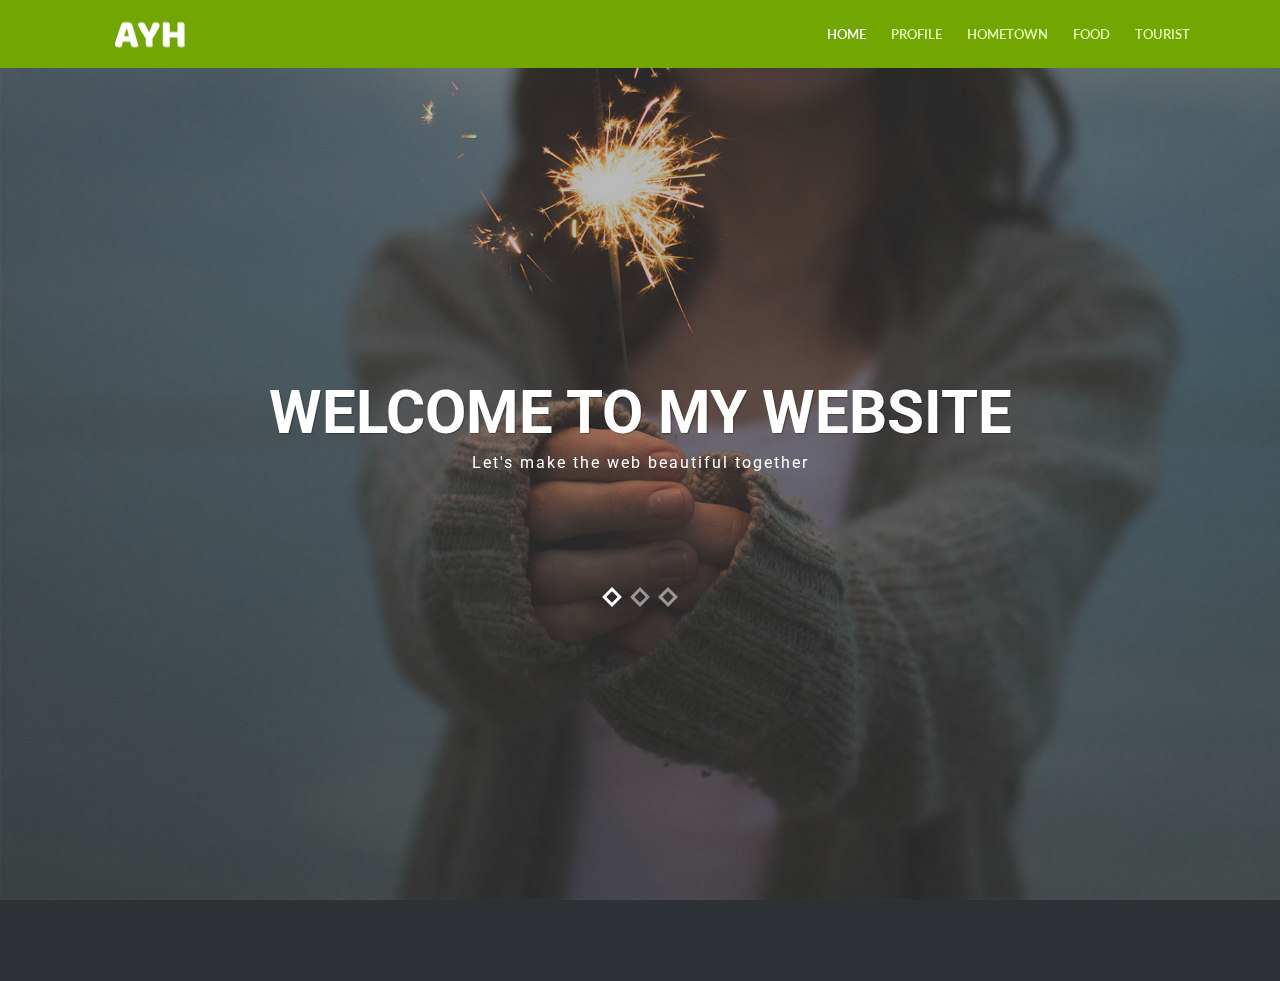
<file: index.html>
<!doctype html>

<html lang="en-US">
	<head>

		<meta charset="utf-8">
		<meta http-equiv="X-UA-Compatible" content="IE=edge">
		<title>Quiz 1 - Web Programming (C)</title>

		<!-- Mobile Metas -->
		<meta name="viewport" content="width=device-width, initial-scale=1">
        
        <!-- Google Fonts  -->
		<link href='http://fonts.googleapis.com/css?family=Roboto:400,700,500' rel='stylesheet' type='text/css'> <!-- Body font -->
		<link href='http://fonts.googleapis.com/css?family=Lato:300,400' rel='stylesheet' type='text/css'> <!-- Navbar font -->

		<!-- Libs and Plugins CSS -->
		<link rel="stylesheet" href="inc/bootstrap/css/bootstrap.min.css">
		<link rel="stylesheet" href="inc/animations/css/animate.min.css">
		<link rel="stylesheet" href="inc/font-awesome/css/font-awesome.min.css"> <!-- Font Icons -->
		<link rel="stylesheet" href="inc/owl-carousel/css/owl.carousel.css">
		<link rel="stylesheet" href="inc/owl-carousel/css/owl.theme.css">

		<!-- Theme CSS -->
        <link rel="stylesheet" href="css/reset.css">
		<link rel="stylesheet" href="css/style.css">
		<link rel="stylesheet" href="css/mobile.css">

		<!-- Skin CSS -->
		<!-- <link rel="stylesheet" href="css/skin/cool-gray.css"> -->
        <!-- <link rel="stylesheet" href="css/skin/ice-blue.css"> -->
        <!-- <link rel="stylesheet" href="css/skin/summer-orange.css"> -->
        <link rel="stylesheet" href="css/skin/fresh-lime.css">
        <!-- <link rel="stylesheet" href="css/skin/night-purple.css"> -->

		<!-- HTML5 Shim and Respond.js IE8 support of HTML5 elements and media queries -->
		<!-- WARNING: Respond.js doesn't work if you view the page via file:// -->

		<!--[if lt IE 9]>
			<script src="https://oss.maxcdn.com/html5shiv/3.7.2/html5shiv.min.js"></script>
			<script src="https://oss.maxcdn.com/respond/1.4.2/respond.min.js"></script>
		<![endif]-->

	</head>

    <body data-spy="scroll" data-target="#main-navbar">
        <div class="page-loader"></div>  <!-- Display loading image while page loads -->
    	<div class="body">
        
            <!--========== BEGIN HEADER ==========-->
            <header id="header" class="header-main">

                <!-- Begin Navbar -->
                <nav id="main-navbar" class="navbar navbar-default navbar-fixed-top" role="navigation"> <!-- Classes: navbar-default, navbar-inverse, navbar-fixed-top, navbar-fixed-bottom, navbar-transparent. Note: If you use non-transparent navbar, set "height: 98px;" to #header -->

                  <div class="container">

                    <!-- Brand and toggle get grouped for better mobile display -->
                    <div class="navbar-header">
                      <button type="button" class="navbar-toggle collapsed" data-toggle="collapse" data-target="#bs-example-navbar-collapse-1">
                        <span class="sr-only">Toggle navigation</span>
                        <span class="icon-bar"></span>
                        <span class="icon-bar"></span>
                        <span class="icon-bar"></span>
                      </button>
                      <a class="navbar-brand page-scroll" href="index.html">Quiz 1</a>
                    </div>

                    <!-- Collect the nav links, forms, and other content for toggling -->
                    <div class="collapse navbar-collapse" id="bs-example-navbar-collapse-1">
                        <ul class="nav navbar-nav navbar-right">
                            <li><a class="page-scroll" href="body" style="color: white;">Home</a></li>
                            <li><a class="page-scroll" href="profile.html">Profile</a></li>
                            <li><a class="page-scroll" href="hometown.html">Hometown</a></li>
                            <li><a class="page-scroll" href="food.html">Food</a></li>
                            <li><a class="page-scroll" href="tourist.html">Tourist</a></li>
                        </ul>
                    </div><!-- /.navbar-collapse -->
                  </div><!-- /.container -->
                </nav>
                <!-- End Navbar -->

            </header>
            <!-- ========= END HEADER =========-->
            
            
            
            
        	<!-- Begin text carousel intro section -->
			<section id="text-carousel-intro-section" class="parallax" data-stellar-background-ratio="0.5" style="background-image: url(img/slider-bg.jpg);">
				
				<div class="container">
					<div class="caption text-center text-white" data-stellar-ratio="0.7">

						<div id="owl-intro-text" class="owl-carousel">
							<div class="item">
								<h1>Welcome to my website</h1>
								<p>Let's make the web beautiful together</p>
                                <div class="extra-space-l"></div>
								<!-- <a class="btn btn-blank" href="#" role="button">View More!</a> -->
							</div>
							<div class="item">
								<h1>Join with me</h1>
								<p>To the greatest Journey</p>
								<div class="extra-space-l"></div>
								<!-- <a class="btn btn-blank" href="#" role="button">View More!</a> -->
							</div>
							<div class="item">
								<h1>Improve your knowledge</h1>
								<p>By collaborating within GitHub</p>
								<div class="extra-space-l"></div>
								<a class="btn btn-blank" href="https://github.com/aldoyaputrahartono/quiz1" target="_blank" role="button">View More!</a>
							</div>
						</div>

					</div> <!-- /.caption -->
				</div> <!-- /.container -->

			</section>
			<!-- End text carousel intro section -->
                
                

                
            <!-- Begin footer -->
            <footer class="text-off-white">
                
                <div class="footer">
                    <div class="container text-center wow fadeIn" data-wow-delay="0.4s">
                        <p class="copyright">Copyright &copy; 2021 - <a href="https://aldoyaputrahartono.blogspot.com/" target="_blank" class="theme-author">Aldo Yaputra Hartono</a></p>
                    </div>
                </div>

            </footer>
            <!-- End footer -->

            <a href="#" class="scrolltotop"><i class="fa fa-arrow-up"></i></a> <!-- Scroll to top button -->
                                              
        </div><!-- body ends -->
        
        
        
        
        <!-- Plugins JS -->
		<script src="inc/jquery/jquery-1.11.1.min.js"></script>
		<script src="inc/bootstrap/js/bootstrap.min.js"></script>
		<script src="inc/owl-carousel/js/owl.carousel.min.js"></script>
		<script src="inc/stellar/js/jquery.stellar.min.js"></script>
		<script src="inc/animations/js/wow.min.js"></script>
        <script src="inc/waypoints.min.js"></script>
		<script src="inc/isotope.pkgd.min.js"></script>
		<script src="inc/classie.js"></script>
		<script src="inc/jquery.easing.min.js"></script>
		<script src="inc/jquery.counterup.min.js"></script>
		<script src="inc/smoothscroll.js"></script>

		<!-- Theme JS -->
		<script src="js/theme.js"></script>

    </body> 
        
            
</html>
</file>
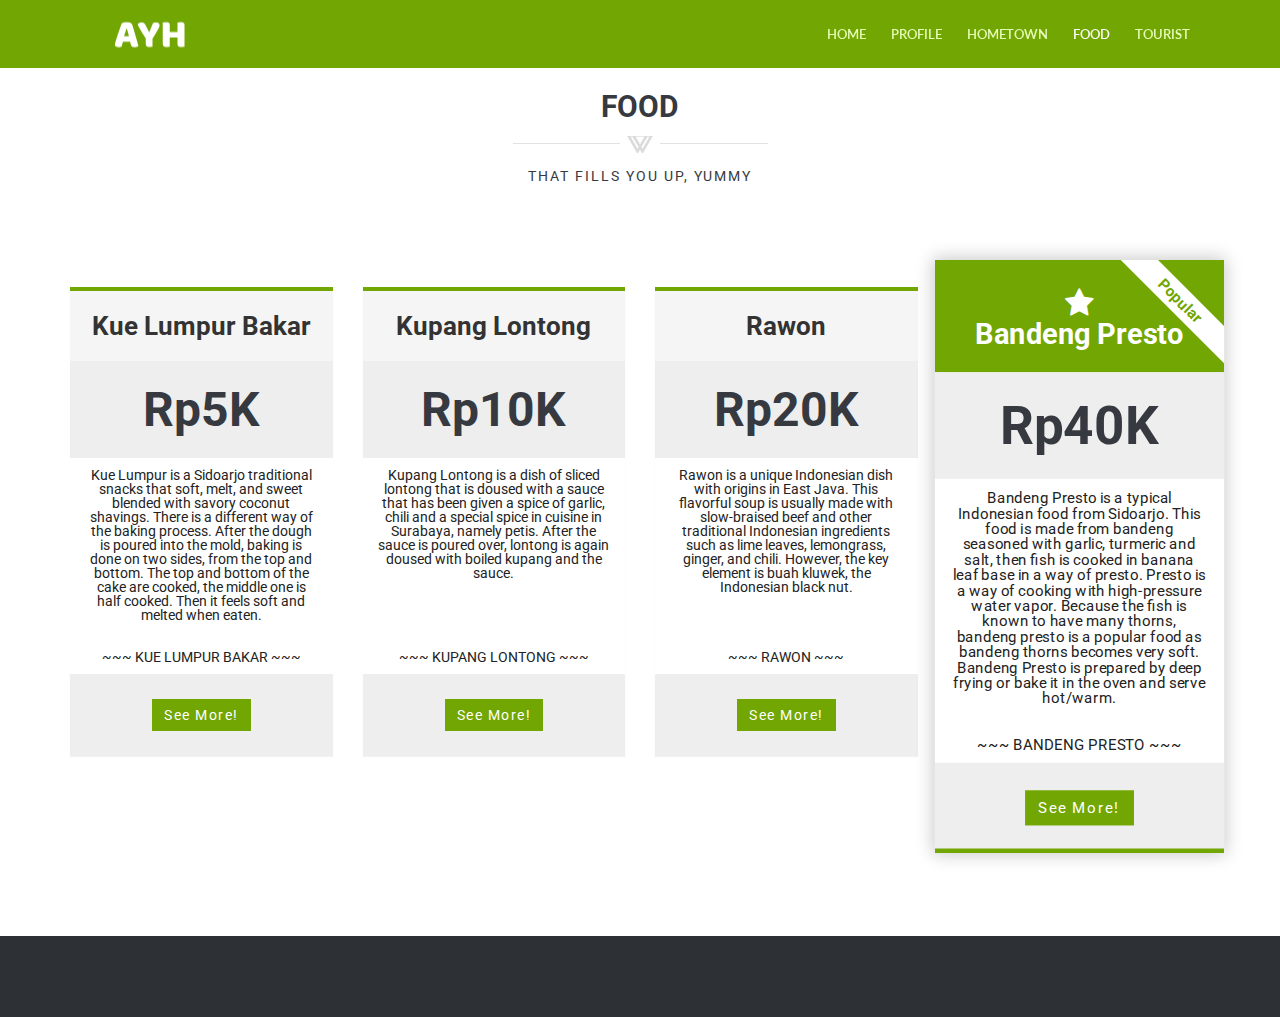
<file: food.html>
<!doctype html>

<html lang="en-US">
    <head>

        <meta charset="utf-8">
        <meta http-equiv="X-UA-Compatible" content="IE=edge">
        <title>Quiz 1 - Web Programming (C)</title>

        <!-- Mobile Metas -->
        <meta name="viewport" content="width=device-width, initial-scale=1">
        
        <!-- Google Fonts  -->
        <link href='http://fonts.googleapis.com/css?family=Roboto:400,700,500' rel='stylesheet' type='text/css'> <!-- Body font -->
        <link href='http://fonts.googleapis.com/css?family=Lato:300,400' rel='stylesheet' type='text/css'> <!-- Navbar font -->

        <!-- Libs and Plugins CSS -->
        <link rel="stylesheet" href="inc/bootstrap/css/bootstrap.min.css">
        <link rel="stylesheet" href="inc/animations/css/animate.min.css">
        <link rel="stylesheet" href="inc/font-awesome/css/font-awesome.min.css"> <!-- Font Icons -->
        <link rel="stylesheet" href="inc/owl-carousel/css/owl.carousel.css">
        <link rel="stylesheet" href="inc/owl-carousel/css/owl.theme.css">

        <!-- Theme CSS -->
        <link rel="stylesheet" href="css/reset.css">
        <link rel="stylesheet" href="css/style.css">
        <link rel="stylesheet" href="css/mobile.css">

        <!-- Skin CSS -->
        <!-- <link rel="stylesheet" href="css/skin/cool-gray.css"> -->
        <!-- <link rel="stylesheet" href="css/skin/ice-blue.css"> -->
        <!-- <link rel="stylesheet" href="css/skin/summer-orange.css"> -->
        <link rel="stylesheet" href="css/skin/fresh-lime.css">
        <!-- <link rel="stylesheet" href="css/skin/night-purple.css"> -->

        <!-- HTML5 Shim and Respond.js IE8 support of HTML5 elements and media queries -->
        <!-- WARNING: Respond.js doesn't work if you view the page via file:// -->

        <!--[if lt IE 9]>
            <script src="https://oss.maxcdn.com/html5shiv/3.7.2/html5shiv.min.js"></script>
            <script src="https://oss.maxcdn.com/respond/1.4.2/respond.min.js"></script>
        <![endif]-->

    </head>

    <body data-spy="scroll" data-target="#main-navbar">
        <div class="page-loader"></div>  <!-- Display loading image while page loads -->
        <div class="body">
        
            <!--========== BEGIN HEADER ==========-->
            <header id="header" class="header-main">

                <!-- Begin Navbar -->
                <nav id="main-navbar" class="navbar navbar-default navbar-fixed-top" role="navigation"> <!-- Classes: navbar-default, navbar-inverse, navbar-fixed-top, navbar-fixed-bottom, navbar-transparent. Note: If you use non-transparent navbar, set "height: 98px;" to #header -->

                  <div class="container">

                    <!-- Brand and toggle get grouped for better mobile display -->
                    <div class="navbar-header">
                      <button type="button" class="navbar-toggle collapsed" data-toggle="collapse" data-target="#bs-example-navbar-collapse-1">
                        <span class="sr-only">Toggle navigation</span>
                        <span class="icon-bar"></span>
                        <span class="icon-bar"></span>
                        <span class="icon-bar"></span>
                      </button>
                      <a class="navbar-brand page-scroll" href="index.html">Quiz 1</a>
                    </div>

                    <!-- Collect the nav links, forms, and other content for toggling -->
                    <div class="collapse navbar-collapse" id="bs-example-navbar-collapse-1">
                        <ul class="nav navbar-nav navbar-right">
                            <li><a class="page-scroll" href="index.html">Home</a></li>
                            <li><a class="page-scroll" href="profile.html">Profile</a></li>
                            <li><a class="page-scroll" href="hometown.html">Hometown</a></li>
                            <li><a class="page-scroll" href="body" style="color: white;">Food</a></li>
                            <li><a class="page-scroll" href="tourist.html">Tourist</a></li>
                        </ul>
                    </div><!-- /.navbar-collapse -->
                  </div><!-- /.container -->
                </nav>
                <!-- End Navbar -->

            </header>
            <!-- ========= END HEADER =========-->
            


            
            <!-- Begin food section -->
            <section id="food-section" class="page" style="margin-top: 40px">

                <!-- Begin page header-->
                <div class="page-header-wrapper">
                    <div class="container">
                        <div class="page-header text-center wow fadeInDown" data-wow-delay="0.4s">
                            <h2>Food</h2>
                            <div class="devider"></div>
                            <p class="subtitle">THAT FILLS YOU UP, YUMMY</p>
                        </div>
                    </div>
                </div>
                <!-- End page header-->

                <div class="extra-space-l"></div>

                <!-- Begin food -->
                <div class="prices">
                    <div class="container">
                        <div class="row">
                            
                            <div class="price-box col-sm-6 col-md-3 wow flipInY" data-wow-delay="0.3s">
                                <div class="panel panel-default">
                                    <div class="panel-heading text-center">
                                        <!-- <i class="fa fa-plus fa-2x"></i> -->
                                        <h3>Kue Lumpur Bakar</h3>
                                    </div>
                                    <div class="panel-body text-center">
                                        <p class="lead"><strong>Rp5K</strong></p>
                                    </div>
                                    <ul class="list-group text-center">
                                        <li class="list-group-item">
                                            Kue Lumpur is a Sidoarjo traditional snacks that soft, melt, and sweet blended with savory coconut shavings. There is a different way of the baking process. After the dough is poured into the mold, baking is done on two sides, from the top and bottom. The top and bottom of the cake are cooked, the middle one is half cooked. Then it feels soft and melted when eaten.
                                            <br><br><br>
                                            ~~~ KUE LUMPUR BAKAR ~~~
                                        </li>
                                    </ul>
                                    <div class="panel-footer text-center">
                                        <a class="btn btn-default" href="#">See More!</a>
                                    </div>
                                </div>                                      
                            </div>

                            <div class="price-box col-sm-6 col-md-3 wow flipInY" data-wow-delay="0.5s">
                                <div class="panel panel-default">
                                    <div class="panel-heading text-center">
                                        <!-- <i class="fa fa-cog fa-2x"></i> -->
                                        <h3>Kupang Lontong</h3>
                                    </div>
                                    <div class="panel-body text-center">
                                        <p class="lead"><strong>Rp10K</strong></p>
                                    </div>
                                    <ul class="list-group text-center">
                                        <li class="list-group-item">
                                            Kupang Lontong is a dish of sliced lontong that is doused with a sauce that has been given a spice of garlic, chili and a special spice in cuisine in Surabaya, namely petis. After the sauce is poured over, lontong is again doused with boiled kupang and the sauce.
                                            <br><br><br><br><br><br>
                                            ~~~ KUPANG LONTONG ~~~
                                        </li>
                                    </ul>
                                    <div class="panel-footer text-center">
                                        <a class="btn btn-default" href="#">See More!</a>
                                    </div>
                                </div>                                      
                            </div>

                            <div class="price-box col-sm-6 col-md-3 wow flipInY" data-wow-delay="0.7s">
                                <div class="panel panel-default">
                                    <div class="panel-heading text-center">
                                        <!-- <i class="fa fa-plug fa-2x"></i> -->
                                        <h3>Rawon</h3>
                                    </div>
                                    <div class="panel-body text-center">
                                        <p class="lead"><strong>Rp20K</strong></p>
                                    </div>
                                    <ul class="list-group text-center">
                                        <li class="list-group-item">
                                            Rawon is a unique Indonesian dish with origins in East Java. This flavorful soup is usually made with slow-braised beef and other traditional Indonesian ingredients such as lime leaves, lemongrass, ginger, and chili. However, the key element is buah kluwek, the Indonesian black nut.
                                            <br><br><br><br><br>
                                            ~~~ RAWON ~~~
                                        </li>
                                    </ul>
                                    <div class="panel-footer text-center">
                                        <a class="btn btn-default" href="#">See More!</a>
                                    </div>
                                </div>                                      
                            </div>
                            
                            <div class="price-box col-sm-6 price-box-featured col-md-3 wow flipInY" data-wow-delay="0.9s">
                                <div class="panel panel-default">
                                    <div class="panel-heading text-center">
                                        <i class="fa fa-star fa-2x"></i>
                                        <h3>Bandeng Presto</h3>
                                    </div>
                                    <div class="panel-body text-center">
                                        <p class="lead"><strong>Rp40K</strong></p>
                                    </div>
                                    <ul class="list-group text-center">
                                        <li class="list-group-item">
                                            Bandeng Presto is a typical Indonesian food from Sidoarjo. This food is made from bandeng seasoned with garlic, turmeric and salt, then fish is cooked in banana leaf base in a way of presto. Presto is a way of cooking with high-pressure water vapor. Because the fish is known to have many thorns, bandeng presto is a popular food as bandeng thorns becomes very soft. Bandeng Presto is prepared by deep frying or bake it in the oven and serve hot/warm.
                                            <br><br><br>
                                            ~~~ BANDENG PRESTO ~~~
                                        </li>
                                    </ul>
                                    <div class="panel-footer text-center">
                                        <a class="btn btn-default" href="#">See More!</a>
                                    </div>
                                    <div class="price-box-ribbon"><strong>Popular</strong></div>
                                </div>                                      
                            </div>
                            
                        </div> <!-- /.row -->
                    </div> <!-- /.container -->
                </div>
                <!-- End food -->
                <div class="extra-space-l"></div>
            </section>
            <!-- End food section -->




            <!-- Begin footer -->
            <footer class="text-off-white">
                
                <div class="footer">
                    <div class="container text-center wow fadeIn" data-wow-delay="0.4s">
                        <p class="copyright">Copyright &copy; 2021 - <a href="https://aldoyaputrahartono.blogspot.com/" target="_blank" class="theme-author">Aldo Yaputra Hartono</a></p>
                    </div>
                </div>

            </footer>
            <!-- End footer -->

            <a href="#" class="scrolltotop"><i class="fa fa-arrow-up"></i></a> <!-- Scroll to top button -->
                                              
        </div><!-- body ends -->
        
        
        
        
        <!-- Plugins JS -->
        <script src="inc/jquery/jquery-1.11.1.min.js"></script>
        <script src="inc/bootstrap/js/bootstrap.min.js"></script>
        <script src="inc/owl-carousel/js/owl.carousel.min.js"></script>
        <script src="inc/stellar/js/jquery.stellar.min.js"></script>
        <script src="inc/animations/js/wow.min.js"></script>
        <script src="inc/waypoints.min.js"></script>
        <script src="inc/isotope.pkgd.min.js"></script>
        <script src="inc/classie.js"></script>
        <script src="inc/jquery.easing.min.js"></script>
        <script src="inc/jquery.counterup.min.js"></script>
        <script src="inc/smoothscroll.js"></script>

        <!-- Theme JS -->
        <script src="js/theme.js"></script>

    </body> 
        
            
</html>
</file>
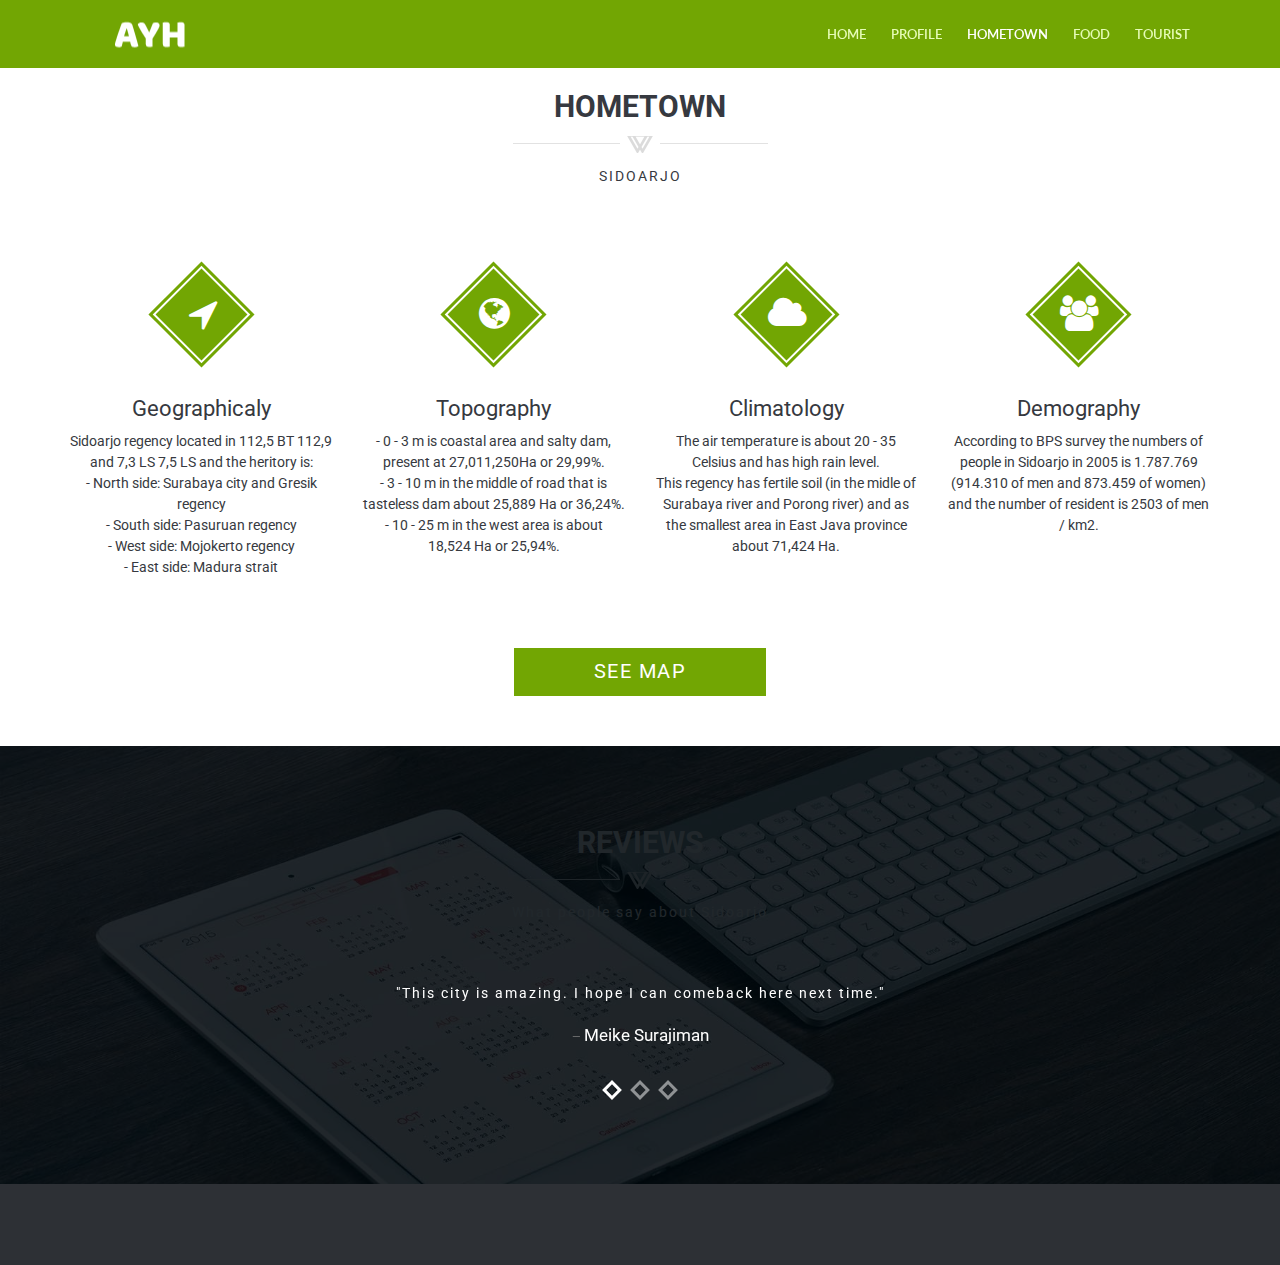
<file: hometown.html>
<!doctype html>

<html lang="en-US">
    <head>

        <meta charset="utf-8">
        <meta http-equiv="X-UA-Compatible" content="IE=edge">
        <title>Quiz 1 - Web Programming (C)</title>

        <!-- Mobile Metas -->
        <meta name="viewport" content="width=device-width, initial-scale=1">
        
        <!-- Google Fonts  -->
        <link href='http://fonts.googleapis.com/css?family=Roboto:400,700,500' rel='stylesheet' type='text/css'> <!-- Body font -->
        <link href='http://fonts.googleapis.com/css?family=Lato:300,400' rel='stylesheet' type='text/css'> <!-- Navbar font -->

        <!-- Libs and Plugins CSS -->
        <link rel="stylesheet" href="inc/bootstrap/css/bootstrap.min.css">
        <link rel="stylesheet" href="inc/animations/css/animate.min.css">
        <link rel="stylesheet" href="inc/font-awesome/css/font-awesome.min.css"> <!-- Font Icons -->
        <link rel="stylesheet" href="inc/owl-carousel/css/owl.carousel.css">
        <link rel="stylesheet" href="inc/owl-carousel/css/owl.theme.css">

        <!-- Theme CSS -->
        <link rel="stylesheet" href="css/reset.css">
        <link rel="stylesheet" href="css/style.css">
        <link rel="stylesheet" href="css/mobile.css">

        <!-- Skin CSS -->
        <!-- <link rel="stylesheet" href="css/skin/cool-gray.css"> -->
        <!-- <link rel="stylesheet" href="css/skin/ice-blue.css"> -->
        <!-- <link rel="stylesheet" href="css/skin/summer-orange.css"> -->
        <link rel="stylesheet" href="css/skin/fresh-lime.css">
        <!-- <link rel="stylesheet" href="css/skin/night-purple.css"> -->

        <!-- HTML5 Shim and Respond.js IE8 support of HTML5 elements and media queries -->
        <!-- WARNING: Respond.js doesn't work if you view the page via file:// -->

        <!--[if lt IE 9]>
            <script src="https://oss.maxcdn.com/html5shiv/3.7.2/html5shiv.min.js"></script>
            <script src="https://oss.maxcdn.com/respond/1.4.2/respond.min.js"></script>
        <![endif]-->

    </head>

    <body data-spy="scroll" data-target="#main-navbar">
        <div class="page-loader"></div>  <!-- Display loading image while page loads -->
        <div class="body">
        
            <!--========== BEGIN HEADER ==========-->
            <header id="header" class="header-main">

                <!-- Begin Navbar -->
                <nav id="main-navbar" class="navbar navbar-default navbar-fixed-top" role="navigation"> <!-- Classes: navbar-default, navbar-inverse, navbar-fixed-top, navbar-fixed-bottom, navbar-transparent. Note: If you use non-transparent navbar, set "height: 98px;" to #header -->

                  <div class="container">

                    <!-- Brand and toggle get grouped for better mobile display -->
                    <div class="navbar-header">
                      <button type="button" class="navbar-toggle collapsed" data-toggle="collapse" data-target="#bs-example-navbar-collapse-1">
                        <span class="sr-only">Toggle navigation</span>
                        <span class="icon-bar"></span>
                        <span class="icon-bar"></span>
                        <span class="icon-bar"></span>
                      </button>
                      <a class="navbar-brand page-scroll" href="index.html">Quiz 1</a>
                    </div>

                    <!-- Collect the nav links, forms, and other content for toggling -->
                    <div class="collapse navbar-collapse" id="bs-example-navbar-collapse-1">
                        <ul class="nav navbar-nav navbar-right">
                            <li><a class="page-scroll" href="index.html">Home</a></li>
                            <li><a class="page-scroll" href="profile.html">Profile</a></li>
                            <li><a class="page-scroll" href="body" style="color: white;">Hometown</a></li>
                            <li><a class="page-scroll" href="food.html">Food</a></li>
                            <li><a class="page-scroll" href="tourist.html">Tourist</a></li>
                        </ul>
                    </div><!-- /.navbar-collapse -->
                  </div><!-- /.container -->
                </nav>
                <!-- End Navbar -->

            </header>
            <!-- ========= END HEADER =========-->
            


            
            <!-- Begin Hometown -->
            <section id="hometown-section" class="page text-center" style="margin-top: 40px;">
                <!-- Begin page header-->
                <div class="page-header-wrapper">
                    <div class="container">
                        <div class="page-header text-center wow fadeInDown" data-wow-delay="0.4s">
                            <h2>Hometown</h2>
                            <div class="devider"></div>
                            <p class="subtitle">SIDOARJO</p>
                        </div>
                    </div>
                </div>
                <!-- End page header-->
            
                <!-- Begin roatet box-2 -->
                <div class="rotate-box-2-wrapper">
                    <div class="container">
                        <div class="row">
                            <div class="col-md-3 col-sm-6">
                                <a href="#" class="rotate-box-2 square-icon text-center wow zoomIn" data-wow-delay="0">
                                    <span class="rotate-box-icon"><i class="fa fa-location-arrow"></i></span>
                                    <div class="rotate-box-info">
                                        <h4>Geographicaly</h4>
                                        <p>Sidoarjo regency located in 112,5 BT 112,9 and 7,3 LS 7,5 LS and the heritory is:<br>
                                        - North side: Surabaya city and Gresik regency<br>
                                        - South side: Pasuruan regency<br>
                                        - West side: Mojokerto regency<br>
                                        - East side: Madura strait</p>
                                    </div>
                                </a>
                            </div>
            
                            <div class="col-md-3 col-sm-6">
                                <a href="#" class="rotate-box-2 square-icon text-center wow zoomIn" data-wow-delay="0.2s">
                                    <span class="rotate-box-icon"><i class="fa fa-globe"></i></span>
                                    <div class="rotate-box-info">
                                        <h4>Topography</h4>
                                        <p>- 0 - 3 m is coastal area and salty dam, present at 27,011,250Ha or 29,99%.<br>
                                        - 3 - 10 m in the middle of road that is tasteless dam about 25,889 Ha or 36,24%.<br>
                                        - 10 - 25 m in the west area is about 18,524 Ha or 25,94%.</p>
                                    </div>
                                </a>
                            </div>
            
                            <div class="col-md-3 col-sm-6">
                                <a href="#" class="rotate-box-2 square-icon text-center wow zoomIn" data-wow-delay="0.4s">
                                    <span class="rotate-box-icon"><i class="fa fa-cloud"></i></span>
                                    <div class="rotate-box-info">
                                        <h4>Climatology</h4>
                                        <p>The air temperature is about 20 - 35 Celsius and has high rain level.<br>
                                        This regency has fertile soil (in the midle of Surabaya river and Porong river) and as the smallest area in East Java province about 71,424 Ha.</p>
                                    </div>
                                </a>
                            </div>
                            
                            <div class="col-md-3 col-sm-6">
                                <a href="#" class="rotate-box-2 square-icon text-center wow zoomIn" data-wow-delay="0.6s">
                                    <span class="rotate-box-icon"><i class="fa fa-users"></i></span>
                                    <div class="rotate-box-info">
                                        <h4>Demography</h4>
                                        <p>According to BPS survey the numbers of people in Sidoarjo in 2005 is 1.787.769 (914.310 of men and 873.459 of women) and the number of resident is 2503 of men / km2.</p>
                                    </div>
                                </a>
                            </div>
                            
                        </div> <!-- /.row -->
                    </div> <!-- /.container -->
                    
                    <div class="container">
                        <!-- Cta Button -->
                        <div class="extra-space-l"></div>
                        <div class="text-center">
                            <a class="btn btn-default btn-lg-xl" href="https://goo.gl/maps/bBWp1sZ6cDWxHrr66" target="_blank" role="button">SEE MAP</a>
                        </div>
                    </div> <!-- /.container -->                       
                </div>
                <!-- End rotate-box-2 -->
            </section>
            <!-- End Hometown -->
              
              
              
              
            <!-- Begin testimonials -->
            <section id="testimonial-section">
                <div id="testimonial-trigger" class="testimonial text-white parallax" data-stellar-background-ratio="0.5" style="background-image: url(img/testimonial-bg.jpg);">
                    <div class="cover"></div>
                    <!-- Begin page header-->
                    <div class="page-header-wrapper">
                        <div class="container">
                            <div class="page-header text-center wow fadeInDown" data-wow-delay="0.4s">
                                <h2>Reviews</h2>
                                <div class="devider"></div>
                                <p class="subtitle">What people say about Sidoarjo</p>
                            </div>
                        </div>
                    </div>
                    <!-- End page header-->
                    <div class="container">
                        <div class="testimonial-inner center-block text-center">
                            <div id="owl-testimonial" class="owl-carousel">
                                <div class="item">
                                    <blockquote>
                                        <p>"This city is amazing. I hope I can comeback here next time."</p>
                                        <footer><cite title="Source Title">Meike Surajiman</cite></footer>
                                    </blockquote>
                                </div>
                                <div class="item">
                                    <blockquote>
                                        <p>"I love the food. All of them are delicious."</p>
                                        <footer><cite title="Source Title">Aelita Schaeffer</cite></footer>
                                    </blockquote>
                                </div>
                                <div class="item">
                                    <blockquote>
                                        <p>"Some of tourist places are so cool. That's charging my energy after re-program Lyoko with my Supercomputer."</p>
                                        <footer><cite title="Source Title">Jeremy Belpois</cite></footer>
                                    </blockquote>
                                </div>
                            </div>
                        </div>
                    </div>
                </div>
            </section>
            <!-- End testimonials -->




            <!-- Begin footer -->
            <footer class="text-off-white">
                
                <div class="footer">
                    <div class="container text-center wow fadeIn" data-wow-delay="0.4s">
                        <p class="copyright">Copyright &copy; 2021 - <a href="https://aldoyaputrahartono.blogspot.com/" target="_blank" class="theme-author">Aldo Yaputra Hartono</a></p>
                    </div>
                </div>

            </footer>
            <!-- End footer -->

            <a href="#" class="scrolltotop"><i class="fa fa-arrow-up"></i></a> <!-- Scroll to top button -->
                                              
        </div><!-- body ends -->
        
        
        
        
        <!-- Plugins JS -->
        <script src="inc/jquery/jquery-1.11.1.min.js"></script>
        <script src="inc/bootstrap/js/bootstrap.min.js"></script>
        <script src="inc/owl-carousel/js/owl.carousel.min.js"></script>
        <script src="inc/stellar/js/jquery.stellar.min.js"></script>
        <script src="inc/animations/js/wow.min.js"></script>
        <script src="inc/waypoints.min.js"></script>
        <script src="inc/isotope.pkgd.min.js"></script>
        <script src="inc/classie.js"></script>
        <script src="inc/jquery.easing.min.js"></script>
        <script src="inc/jquery.counterup.min.js"></script>
        <script src="inc/smoothscroll.js"></script>

        <!-- Theme JS -->
        <script src="js/theme.js"></script>

    </body> 
        
            
</html>
</file>
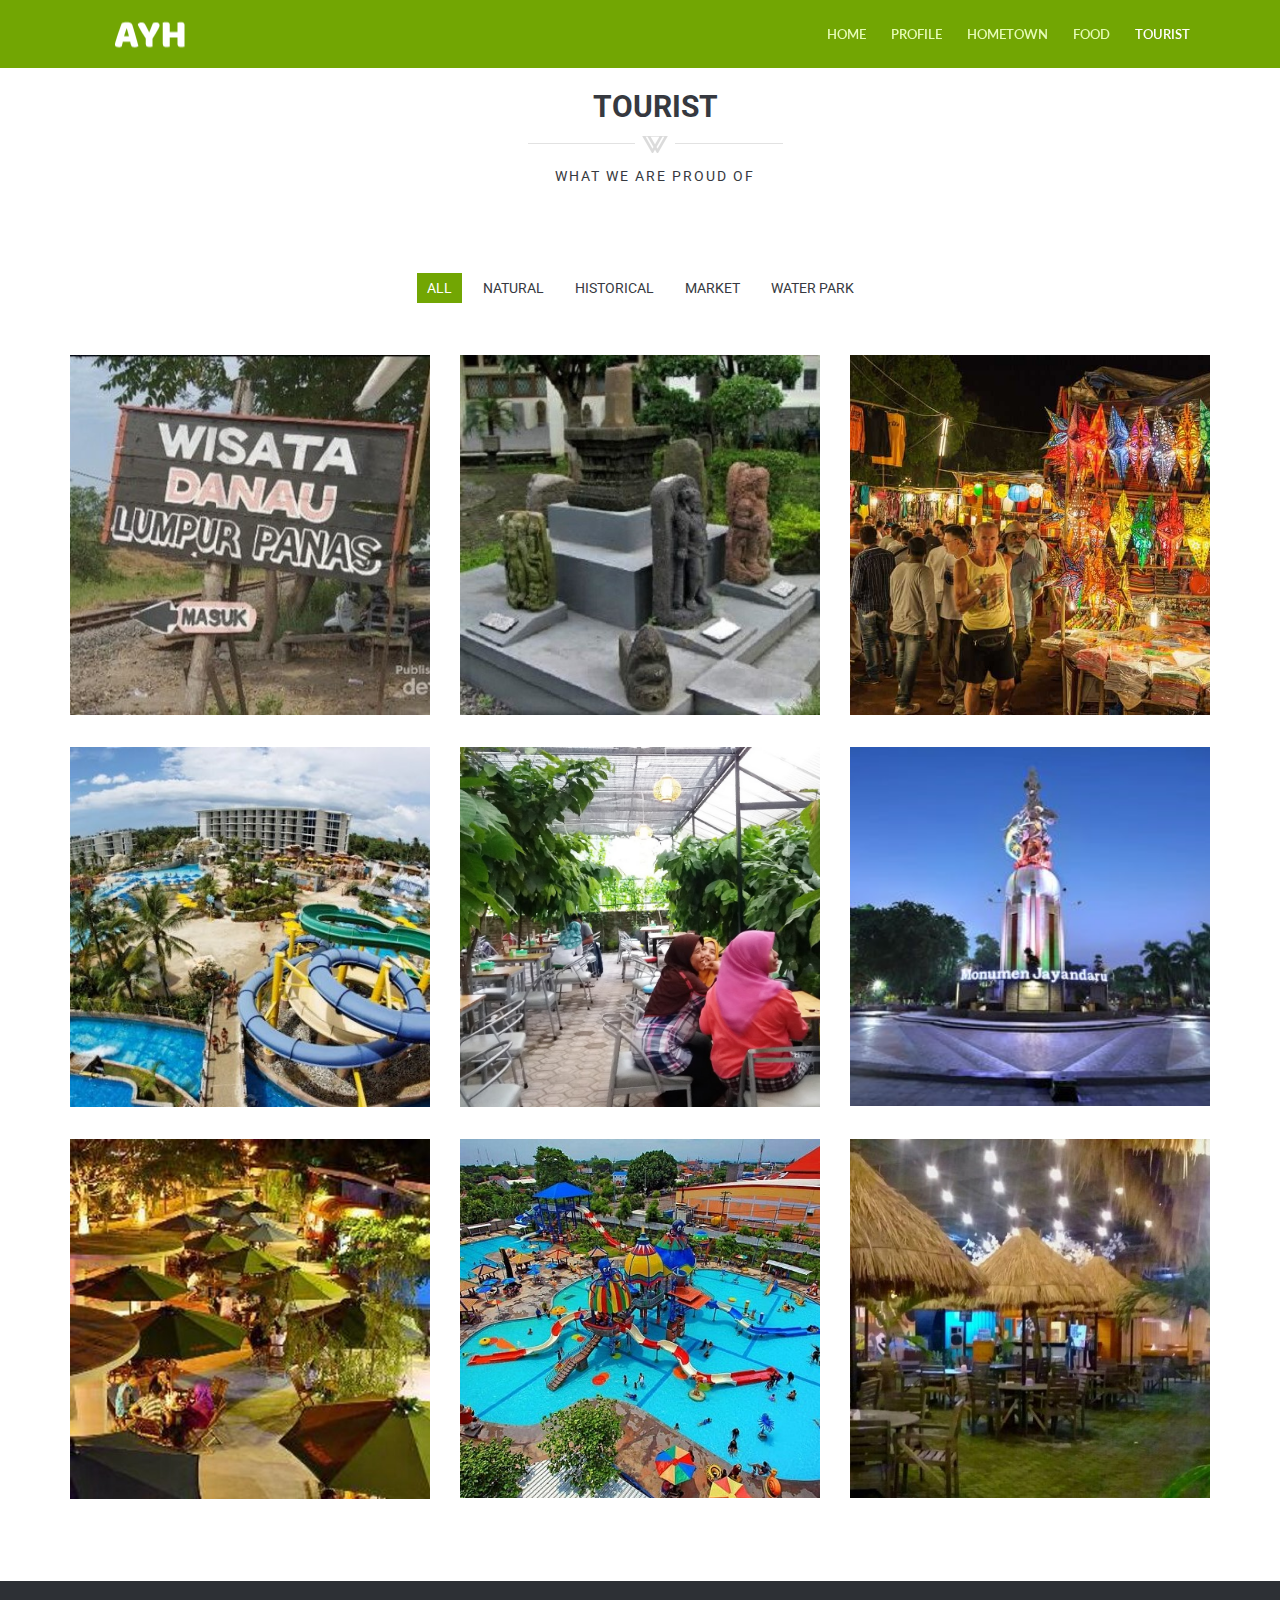
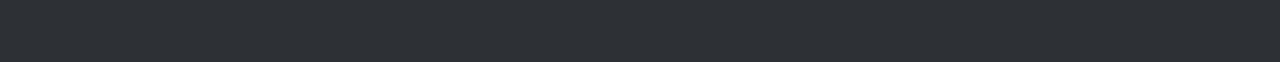
<file: tourist.html>
<!doctype html>

<html lang="en-US">
    <head>

        <meta charset="utf-8">
        <meta http-equiv="X-UA-Compatible" content="IE=edge">
        <title>Quiz 1 - Web Programming (C)</title>

        <!-- Mobile Metas -->
        <meta name="viewport" content="width=device-width, initial-scale=1">
        
        <!-- Google Fonts  -->
        <link href='http://fonts.googleapis.com/css?family=Roboto:400,700,500' rel='stylesheet' type='text/css'> <!-- Body font -->
        <link href='http://fonts.googleapis.com/css?family=Lato:300,400' rel='stylesheet' type='text/css'> <!-- Navbar font -->

        <!-- Libs and Plugins CSS -->
        <link rel="stylesheet" href="inc/bootstrap/css/bootstrap.min.css">
        <link rel="stylesheet" href="inc/animations/css/animate.min.css">
        <link rel="stylesheet" href="inc/font-awesome/css/font-awesome.min.css"> <!-- Font Icons -->
        <link rel="stylesheet" href="inc/owl-carousel/css/owl.carousel.css">
        <link rel="stylesheet" href="inc/owl-carousel/css/owl.theme.css">

        <!-- Theme CSS -->
        <link rel="stylesheet" href="css/reset.css">
        <link rel="stylesheet" href="css/style.css">
        <link rel="stylesheet" href="css/mobile.css">

        <!-- Skin CSS -->
        <!-- <link rel="stylesheet" href="css/skin/cool-gray.css"> -->
        <!-- <link rel="stylesheet" href="css/skin/ice-blue.css"> -->
        <!-- <link rel="stylesheet" href="css/skin/summer-orange.css"> -->
        <link rel="stylesheet" href="css/skin/fresh-lime.css">
        <!-- <link rel="stylesheet" href="css/skin/night-purple.css"> -->

        <!-- HTML5 Shim and Respond.js IE8 support of HTML5 elements and media queries -->
        <!-- WARNING: Respond.js doesn't work if you view the page via file:// -->

        <!--[if lt IE 9]>
            <script src="https://oss.maxcdn.com/html5shiv/3.7.2/html5shiv.min.js"></script>
            <script src="https://oss.maxcdn.com/respond/1.4.2/respond.min.js"></script>
        <![endif]-->

    </head>

    <body data-spy="scroll" data-target="#main-navbar">
        <div class="page-loader"></div>  <!-- Display loading image while page loads -->
        <div class="body">
        
            <!--========== BEGIN HEADER ==========-->
            <header id="header" class="header-main">

                <!-- Begin Navbar -->
                <nav id="main-navbar" class="navbar navbar-default navbar-fixed-top" role="navigation"> <!-- Classes: navbar-default, navbar-inverse, navbar-fixed-top, navbar-fixed-bottom, navbar-transparent. Note: If you use non-transparent navbar, set "height: 98px;" to #header -->

                  <div class="container">

                    <!-- Brand and toggle get grouped for better mobile display -->
                    <div class="navbar-header">
                      <button type="button" class="navbar-toggle collapsed" data-toggle="collapse" data-target="#bs-example-navbar-collapse-1">
                        <span class="sr-only">Toggle navigation</span>
                        <span class="icon-bar"></span>
                        <span class="icon-bar"></span>
                        <span class="icon-bar"></span>
                      </button>
                      <a class="navbar-brand page-scroll" href="index.html">Quiz 1</a>
                    </div>

                    <!-- Collect the nav links, forms, and other content for toggling -->
                    <div class="collapse navbar-collapse" id="bs-example-navbar-collapse-1">
                        <ul class="nav navbar-nav navbar-right">
                            <li><a class="page-scroll" href="index.html">Home</a></li>
                            <li><a class="page-scroll" href="profile.html">Profile</a></li>
                            <li><a class="page-scroll" href="hometown.html">Hometown</a></li>
                            <li><a class="page-scroll" href="food.html">Food</a></li>
                            <li><a class="page-scroll" href="body" style="color: white;">Tourist</a></li>
                        </ul>
                    </div><!-- /.navbar-collapse -->
                  </div><!-- /.container -->
                </nav>
                <!-- End Navbar -->

            </header>
            <!-- ========= END HEADER =========-->
            


            
            <!-- Begin Tourist -->
            <section id="tourist-section" class="page bg-style1" style="margin-top: 40px;">
                <div class="container">
                    <div class="row">
                        <div class="col-md-12">
                            <div class="portfolio">
                                <!-- Begin page header-->
                                <div class="page-header-wrapper">
                                    <div class="container">
                                        <div class="page-header text-center wow fadeInDown" data-wow-delay="0.4s">
                                            <h2>Tourist</h2>
                                            <div class="devider"></div>
                                            <p class="subtitle">WHAT WE ARE PROUD OF</p>
                                        </div>
                                    </div>
                                </div>
                                <!-- End page header-->
                                <div class="portfoloi_content_area" >
                                    <div class="portfolio_menu" id="filters">
                                        <ul>
                                            <li class="active_prot_menu"><a href="#porfolio_menu" data-filter="*">all</a></li>
                                            <li><a href="#porfolio_menu" data-filter=".natural">natural</a></li>
                                            <li><a href="#porfolio_menu" data-filter=".historical" >historical</a></li>
                                            <li><a href="#porfolio_menu" data-filter=".market">market</a></li>
                                            <li><a href="#porfolio_menu" data-filter=".waterPark">water park</a></li>
                                        </ul>
                                    </div>
                                    <div class="portfolio_content">
                                        <div class="row"  id="portfolio">
                                            <div class="col-xs-12 col-sm-4 natural">
                                                <div class="portfolio_single_content">
                                                    <img src="img/tourist/lapindoHot.jpg" alt="title"/>
                                                    <div>
                                                        <a href="#">Lapindo Hot Mud Tour</a>
                                                        <span>If you are attracted to enjoy it, you can have a visit at Lumpur Lapindo in Porong district, Sidoarjo. There is no admission fee (the parking service is charged) so that you can explore the place anytime you want. We recommend you come late in the afternoon to see the best view.</span>
                                                    </div>
                                                </div>
                                            </div>
                                            <div class="col-xs-12 col-sm-4 historical">
                                                <div class="portfolio_single_content">
                                                    <img src="img/tourist/mpuTantular.jpg" alt="title"/>
                                                    <div>
                                                        <a href="#">Mpu Tantular Museum</a>
                                                        <span>For those loving digging some knowledge, dropping in Mpu Tantular Museum to learn the local culture and history would be a nice pick. The visitors will be charged about 3,000 IDR to 5,000 IDR. The opening hours are from 8 am to 5 pm.</span>
                                                    </div>
                                                </div>
                                            </div>
                                            <div class="col-xs-12 col-sm-4 market">
                                                <div class="portfolio_single_content">
                                                    <img src="img/tourist/gadingFajar.jpg" alt="title"/>
                                                    <div>
                                                        <a href="#">Gading Fajar Night Market</a>
                                                        <span>To feel the city’s night vibrancy, you can hit Gading Fajar night market. At an area spanning 1 kilometer, you can discover the hustle and bustle of the marketplace. Be sure to know the opening hours (from 4 pm to 11:30 pm).</span>
                                                    </div>
                                                </div>
                                            </div>
                                            <div class="col-xs-12 col-sm-4 waterPark">
                                                <div class="portfolio_single_content">
                                                    <img src="img/tourist/jungleWaterPark.jpg" alt="title"/>
                                                    <div>
                                                        <a href="#">Jungle Water Park</a>
                                                        <span>Jungle Water Park is such a new attraction in Sidoarjo that deserves a visit. The opening hours of this busy place are from 7 am to 6 pm, and the admission fee ranges from 10,000 IDR to 15,000 IDR.</span>
                                                    </div>
                                                </div>
                                            </div>
                                            <div class="col-xs-12 col-sm-4 natural">
                                                <div class="portfolio_single_content">
                                                    <img src="img//tourist/kebunCokelat.jpg" alt="title"/>
                                                    <div>
                                                        <a href="#">Kebun Cokelat, Balong Bendo</a>
                                                        <span>Kebun Cokelat is a coffee shop located on Jalan Raya Balong Bendo number 151. It offers a wide array of mouth-watering foods you can opt for such as mi gobyor, mi cower, and much more. For ice cream lovers, just order your favorite listed on the menu.</span>
                                                    </div>
                                                </div>
                                            </div>
                                            <div class="col-xs-12 col-sm-4 historical">
                                                <div class="portfolio_single_content">
                                                    <img src="img/tourist/sidoarjoMonument.jpg" alt="title"/>
                                                    <div>
                                                        <a href="#">Sidoarjo’s Town Square and Monument</a>
                                                        <span>Sidoarjo’s town square, sitting elegantly in the hub of the city, is such an ideal place to spend the weekends and holidays. The green space is filled with well-kept grass and giant palms so that the visitors could take a chill for hours.</span>
                                                    </div>
                                                </div>
                                            </div>
                                            <div class="col-xs-12 col-sm-4 market">
                                                <div class="portfolio_single_content">
                                                    <img src="img/tourist/pazkulKahuripan.jpg" alt="title"/>
                                                    <div>
                                                        <a href="#">Pazkul Kahuripan Nirwana</a>
                                                        <span>Seeking a cool spot for hanging out? Do not miss the Pazkul Kahuripan Nirwana. It is a culinary market with a food court concept with Go Green exterior; the shady tables with umbrellas, Green Park, and romantic garden lights. We recommend you visit at 3 pm.</span>
                                                    </div>
                                                </div>
                                            </div>
                                            <div class="col-xs-12 col-sm-4 waterPark">
                                                <div class="portfolio_single_content">
                                                    <img src="img/tourist/suncityWaterPark.jpg" alt="title"/>
                                                    <div>
                                                        <a href="#">Suncity Water Park</a>
                                                        <span>Do you love playing with water? Do not forget to have a visit to Suncity Water Park, located on Jalan Pahlawan number 1 Sidoarjo. The opening hours of Suncity Waterpark are from 8 am to 6 pm. The entrance ticket is 25,000 IDR (from Monday to Friday) and 30,000 IDR on the weekends.</span>
                                                    </div>
                                                </div>
                                            </div>
                                            <div class="col-xs-12 col-sm-4 natural">
                                                <div class="portfolio_single_content">
                                                    <img src="img/tourist/prambonForest.jpg" alt="title"/>
                                                    <div>
                                                        <a href="#">Prambon Forest</a>
                                                        <span>If you travel with kids, Prambon Forest would be a nice alternative. The attraction situated in Prambon is an educative recreational park combining to boost your children’s intelligence, physical condition, and mental health.</span>
                                                    </div>
                                                </div>
                                            </div>
                                        </div>
                                    </div>
                                </div>
                            
                            </div>
                        </div>
                    </div>
                </div>
            </section>
            <!-- End tourist -->




            <!-- Begin footer -->
            <footer class="text-off-white">
                
                <div class="footer">
                    <div class="container text-center wow fadeIn" data-wow-delay="0.4s">
                        <p class="copyright">Copyright &copy; 2021 - <a href="https://aldoyaputrahartono.blogspot.com/" target="_blank" class="theme-author">Aldo Yaputra Hartono</a></p>
                    </div>
                </div>

            </footer>
            <!-- End footer -->

            <a href="#" class="scrolltotop"><i class="fa fa-arrow-up"></i></a> <!-- Scroll to top button -->
                                              
        </div><!-- body ends -->
        
        
        
        
        <!-- Plugins JS -->
        <script src="inc/jquery/jquery-1.11.1.min.js"></script>
        <script src="inc/bootstrap/js/bootstrap.min.js"></script>
        <script src="inc/owl-carousel/js/owl.carousel.min.js"></script>
        <script src="inc/stellar/js/jquery.stellar.min.js"></script>
        <script src="inc/animations/js/wow.min.js"></script>
        <script src="inc/waypoints.min.js"></script>
        <script src="inc/isotope.pkgd.min.js"></script>
        <script src="inc/classie.js"></script>
        <script src="inc/jquery.easing.min.js"></script>
        <script src="inc/jquery.counterup.min.js"></script>
        <script src="inc/smoothscroll.js"></script>

        <!-- Theme JS -->
        <script src="js/theme.js"></script>

    </body> 
        
            
</html>
</file>
<file: css/style.css>
html {
	height: 100% !important;
}
body {
	position: relative;
	height: 100%;
	font-size: 14px;
	color: #363940;
}
body .body {
	height: 100%;
}
.cover {
	position: absolute;
	width: 100%;
	height: 100%;
	left: 0px;
	top: 0px;
	background-color: rgba(0, 46, 82, 0.15);
	padding: 20px;
}
.page {
  overflow: hidden;
  background-color: #fff;
  padding: 50px 0;
}
* {
	border-radius: 0 !important;
	-webkit-border-radius: 0 !important;
	-moz-border-radius: 0 !important;
}
*:focus { 
	outline: none !important;
	box-shadow: none !important;
}

/* Begin Fonts */
body {
	font-family: 'Roboto', Helvetica, Arial, sans-serif;
}
h1, h2, h3, h4, h5, h6 {
	font-family: 'Roboto', Helvetica, Arial, sans-serif;
	font-weight: 700;
	margin-bottom: 10px;
}
h1 {
	font-size: 36px;
}
h2 {
	font-size: 30px;
}
h3 {
	font-size: 26px;
}
h4 {
	font-size: 22px;
}
h5 {
	font-size: 18px;
}
p {
	font: 14px/1.5em "Roboto";
}
.navbar-nav > li > a {
	font-family: "Lato", Helvetica, Arial, sans-serif;
}
/* End Fonts */


section {
	position: relative;
}
.page-loader {
	position: fixed;
	left: 0px;
	top: 0px;
	width: 100%;
	height: 100%;
	z-index: 99999;
	background: #FFF url(../img/page-loader.gif) center center no-repeat;
}
.devider {
	width: 100%;
	height: 23px;
	background: url('../img/devider.png') no-repeat center center;
	margin: 5px 0 10px;
}
.thumbnail {
	padding: 15px;
	margin-bottom: 20px;
	background-color: #FFF;
	border: 1px solid #DDD;
	-webkit-transition: all 0.2s ease-in-out;
	-moz-transition: all 0.2s ease-in-out;
	-o-transition: all 0.2s ease-in-out;
	-ms-transition: all 0.2s ease-in-out;
	transition: all 0.2s ease-in-out;
}
.form-control {
	-webkit-box-shadow: none;
	box-shadow: none;
}
.parallax {
	position: relative;
	background-position: 0 0;
	background-repeat: no-repeat;
	background-attachment: fixed;
	-webkit-background-size: cover;
  	background-size: cover;
}

#header {
	/* height: 98px; */
}


/* ===== Begin text colors ===== */
.text-main { color: #363940; } /* Theme main color */
.text-white { color: #FFF; }
.text-off-white { color: #e7e7e7;}
.text-dark { color: #000; }


/* ===== Begin navbar ===== */
.navbar {
	margin: 0;
	border: none;
	-webkit-transition: all 0.2s ease-in-out;
	-moz-transition: all 0.2s ease-in-out;
	-o-transition: all 0.2s ease-in-out;
	-ms-transition: all 0.2s ease-in-out;
	transition: all 0.2s ease-in-out;
}
.navbar .container {
	padding-left: 50px;
	padding-right: 50px;
}


/* Navbar brand (logo) */
.navbar-brand {
	background-repeat: no-repeat;
	background-position: left center;
	width: 150px;
	height: auto;
	padding: 24px 0;
	text-indent: -99999px;
	font-size: 24px;
	font-weight: 600;
	line-height: 20px;
	letter-spacing: 4px;
	-webkit-transition: all 0.2s ease-in-out;
	-moz-transition: all 0.2s ease-in-out;
	-o-transition: all 0.2s ease-in-out;
	-ms-transition: all 0.2s ease-in-out;
	transition: all 0.2s ease-in-out;
}
.navbar-default .navbar-brand {
	background-image: url(../img/logo.png);
}
.navbar-shrink .navbar-brand {
	background-image: url(../img/logo.png);
}
.navbar-transparent .navbar-brand {
	background-image: url(../img/logo.png);
}
.navbar-inverse .navbar-brand {
	background-image: url(../img/logo.png);
}

/* Navbar links */
.navbar-nav > li > a {
	padding: 24px 0;
	margin-left: 25px;
	text-transform: uppercase;
	font-size: 13px;
	font-weight: 600;
}

/* Navbar dropdown */
.dropdown-left {
	left: 0 !important;
	right: auto !important;
}
.dropdown-right {
	right: 0 !important;
	left: auto !important;
}
.navbar-default .navbar-nav > .open > a, .navbar-default .navbar-nav > .open > a:hover, .navbar-default .navbar-nav > .open > a:focus {
	background-color: transparent;
}
.navbar-default .dropdown-menu {
	padding: 10px 0;
}
.dropdown-menu > li > a {
	padding: 4px 20px;
	text-transform: uppercase;
}
.dropdown-menu > li > a:hover, .dropdown-menu > li > a:focus, .dropdown-menu > li > a.active, .dropdown-menu > .active > a, .dropdown-menu > .active > a:hover, .dropdown-menu > .active > a:focus {
	text-decoration: none;
	background-color: transparent;
}

/* Navbar inverse dropdown */
.navbar-inverse .dropdown-menu {
	padding: 10px 0;
}

/* Navbar fixed */
.navbar-fixed-top .container {
	-webkit-transition: all 0.2s ease-in-out;
	-moz-transition: all 0.2s ease-in-out;
	-o-transition: all 0.2s ease-in-out;
	-ms-transition: all 0.2s ease-in-out;
	transition: all 0.2s ease-in-out;
}

.navbar-shrink {
	z-index: 9999;
	-webkit-box-shadow: 0 1px 3px rgba(0, 0, 0, 0.12);
	-moz-box-shadow: 0 1px 3px rgba(0, 0, 0, 0.12);
	box-shadow: 0 1px 3px rgba(0, 0, 0, 0.12);
}
.navbar-shrink .navbar-brand {
	font-size: 20px;
}
.navbar-default.navbar-fixed-top.navbar-shrink .container {
}
.navbar-fixed-top.navbar-shrink .container {
	padding-top: 0 !important;
	padding-bottom: 0 !important;
}
.navbar-default.navbar-fixed-top.navbar-shrink .navbar-nav > li > a {
	padding-top: 24px;
	padding-bottom: 24px;
}

/* Navbar transparent */
.navbar-transparent {
	background-color: rgba(0, 0, 0, 0);
}
.navbar-fixed-top.navbar-transparent .container {
	padding-top: 30px;
	padding-bottom: 0;
}
.navbar-fixed-bottom.navbar-transparent .container {
	padding-top: 0;
	padding-bottom: 30px;
}
.navbar-transparent .navbar-nav > li > a {
	color: #FFF;
}
.navbar-transparent .navbar-brand, .navbar-transparent .navbar-brand:focus {
	color: #FFF;
}
/* ===== End navbar ===== */


/* ===== Begin intro ===== */
/* Begin text carousel intro */
#text-carousel-intro-section {
	height: 100%;
}
#text-carousel-intro-section .container {
	height: 100%;
}
#text-carousel-intro-section .caption {
	position: relative;
	top: 50%;
	margin-top: -70px;
}
#text-carousel-intro-section .caption h1 {
	margin-top: 0;
	margin-bottom: 5px;
	font-size: 60px;
	text-transform: uppercase;
	text-shadow: 1px 1px 1px rgba(0,0,0,0.3);
}
#text-carousel-intro-section .caption p {
	letter-spacing: 2px;
	font-size: 16px;
}
/* End text carousel intro */
/* ===== End intro ===== */


/* ===== Begin about section ===== */
/* Begin about */
.about {
	font-family: 'Poppins', sans-serif;
}
.about .about-content {
	display: flex;
    flex-wrap: wrap; /*will be wrapped if necessary*/
    align-items: center;
    justify-content: space-between; /*make equal space for each item*/
}
.about .about-content .left{
    width: 45%;
}
.about .about-content .left img{
    height: 400px;
    width: 400px;
    object-fit: cover; /* resize the image but follow the img aspect ratio */
    border-radius: 6px;
}
.about .about-content .right{
    width: 55%;
}
.about .about-content .right .text{
    font-size: 25px;
    font-weight: 600;
    margin-bottom: 10px;
}
.about .about-content .right .text span{
    color: crimson;
}
.about .about-content .right p{
    text-align: justify;
    font-size: 15px;
}
.about .about-content .right a{
    display: inline-block;
    background: crimson;
    color: white;
    font-size: 20px;
    font-weight: 500;
    padding: 10px 30px;
    margin-top: 20px;
    border-radius: 6px;
    border: 2px solid crimson;
    transition: all 0.3s ease;
}
.about .about-content .right a:hover{
    color: crimson;
    background: none;
}
@media (max-width: 1104){
    .about .about-content .left img{
        height: 350px;
        width: 350px;
    }
}
@media (max-width: 947px){
	.about .about-content .column{
        width: 100%;
    }
    .about .about-content .left{
        display:flex;
        justify-content: center;
        margin: 0 auto 60px;
    }
    .about .about-content .right{
        flex: 100%;
    }
}
/* End about section */
/* ===== End about ===== */


/* ===== Begin rotate boxes ===== */
/* Begin rotate box-1 */
.rotate-box-1, .rotate-box-2 {
	display: inline-block;
	margin: 30px 0;
	-webkit-transition: all 0.2s ease-in-out;
	-moz-transition: all 0.2s ease-in-out;
	-o-transition: all 0.2s ease-in-out;
	-ms-transition: all 0.2s ease-in-out;
	transition: all 0.2s ease-in-out;
}
a.rotate-box-1, a.rotate-box-2 {
	text-decoration: none;
	color: #363940;
}
a.rotate-box-1:hover, a.rotate-box-2:hover {
	color: #676D75;
}
.rotate-box-1 .rotate-box-icon {
	display: inline-block;
	text-align: center;
	margin-bottom: 15px;
	margin-right: 25px;
	margin-top: 10px;
	float:left;
	-webkit-transition: all 0.2s ease-in-out;
	-moz-transition: all 0.2s ease-in-out;
	-o-transition: all 0.2s ease-in-out;
	-ms-transition: all 0.2s ease-in-out;
	transition: all 0.2s ease-in-out;
}
.rotate-box-1.square-icon .rotate-box-icon, .rotate-box-2.square-icon .rotate-box-icon {
	width: 45px;
	height: 45px;
	line-height: 45px;
	color: #FFF !important;
	font-size: 18px;
	-webkit-transform: rotate(45deg);
	-moz-transform: rotate(45deg);
	-o-transform: rotate(45deg);
	transform: rotate(45deg);
}
.rotate-box-1.square-icon .rotate-box-icon:after, .rotate-box-2.square-icon .rotate-box-icon:after {
	content: "";
	position: absolute;
	top: 3px;
	right: 3px;
	bottom: 3px;
	left: 3px;
	border: 2px solid #FFF;
}
.rotate-box-1:hover.square-icon .rotate-box-icon , .rotate-box-2:hover.square-icon .rotate-box-icon{
	-webkit-transform: rotate(0deg);
	-moz-transform: rotate(0deg);
	-o-transform: rotate(0deg);
	transform: rotate(0deg);
}
.rotate-box-1.square-icon .rotate-box-icon .fa, .rotate-box-2.square-icon .rotate-box-icon .fa{
	-webkit-transition: all 0.2s ease-in-out;
	-moz-transition: all 0.2s ease-in-out;
	-o-transition: all 0.2s ease-in-out;
	-ms-transition: all 0.2s ease-in-out;
	transition: all 0.2s ease-in-out;
	-webkit-transform: rotate(-45deg);
	-moz-transform: rotate(-45deg);
	-o-transform: rotate(-45deg);
	transform: rotate(-45deg);
}
.rotate-box-1:hover.square-icon .rotate-box-icon .fa, .rotate-box-2:hover.square-icon .rotate-box-icon .fa{
	-webkit-transform: rotate(0deg);
	-moz-transform: rotate(0deg);
	-o-transform: rotate(0deg);
	transform: rotate(0deg);
}

.rotate-box-1 .rotate-box-info a, .rotate-box-2 .rotate-box-info a {
	-webkit-transition: all 0.2s ease-in-out;
	-moz-transition: all 0.2s ease-in-out;
	-o-transition: all 0.2s ease-in-out;
	-ms-transition: all 0.2s ease-in-out;
	transition: all 0.2s ease-in-out;
}
.rotate-box-1 h4, .rotate-box-2 h4 {
	font-weight: 400;
}
.rotate-box-1 p {
	padding: 0 10px;
}
.rotate-box-1 .rotate-box-info {
	padding-left: 60px;
}

/* End rotate box-1 */


/* Begin rotate box-2 */
.rotate-box-2 .rotate-box-icon {
	display: inline-block;
	text-align: center;
	margin-bottom: 15px;
	-webkit-transition: all 0.2s ease-in-out;
	-moz-transition: all 0.2s ease-in-out;
	-o-transition: all 0.2s ease-in-out;
	-ms-transition: all 0.2s ease-in-out;
	transition: all 0.2s ease-in-out;
}

.rotate-box-2.square-icon .rotate-box-icon {
	width: 75px;
	height: 75px;
	line-height: 75px;
	font-size: 36px;
}

.rotate-box-2.square-icon .rotate-box-info {
	margin-top: 30px;
}
/* End rotate box-2 */
/* ===== End rotate boxes ===== */


/* ===== Begin progress bar ===== */
.skill-bar {
}
.progress {
	overflow: visible;
	height: 25px;
	margin-bottom: 20px;
	-webkit-box-shadow: none;
	box-shadow: none;
}
.progress .percent {
	position: relative;
	background-color: #222;
	padding: 7px;
	color: #FFF;
	top: -23px;
}
.progress .percent:after {
	content: "";
	position: absolute;
	left: 50%;
	margin-left: -4px;
	bottom: -4px;
	width: 0;
	height: 0;
	border-left: 4px solid rgba(0, 0, 0, 0);
	border-right: 4px solid rgba(0, 0, 0, 0);
	border-top: 4px solid #222;
}
.progress-bar {
	font-size: 10px;
	line-height: 7px;
	text-align: right;
	-webkit-box-shadow: none;
	box-shadow: none;
}
.progress-lebel h6{
	margin-bottom: 10px;
	letter-spacing: 2px;
}
/* ===== End progress bar ===== */


/* Begin cta section */
#cta-section {
	padding: 70px 0 80px;
}
.cta-btn {
	margin-top: 30px;
}
/* End cta section */


/* ===== Begin testimonial ===== */
.testimonial {
	position: relative;
	overflow: hidden;
	padding: 80px 0;
}

.testimonial .cover {
	background-color: rgba(0, 7, 11, 0.87);
}
.testimonial-inner {
	position: relative;
	max-width: 800px;
	z-index: 9;
}
.testimonial-inner .heading {
	margin-bottom: 20px;
}
.testimonial-inner blockquote {
	border: none;
}
.testimonial-inner blockquote p {
	letter-spacing: 2px;
	padding-bottom: 20px;
}
.testimonial-inner blockquote cite {
	font-style: normal;
	color: #fff;
	font-size: 1.5em;
}
/* ===== End testimonial ===== */


/* ===== Begin Portfolio===== */
.portfolio_area{}
.portfolio{}
.portfoloi_top{}
.portfoloi_content_area{}
.portfolio_menu{
	text-align: center;
	overflow: hidden;
	margin-top:22px;
	margin-bottom:48px;
}
.portfolio_menu ul{
	list-style: none outside none;
    text-align: center;
}
.portfolio_menu ul li{
    display: inline-block;
}
.portfolio_menu ul li a{
	color: #363940;
	background: transparent;
    display: inline-block;
    margin: 4px;
    padding: 8px 10px;
    text-decoration: none;
    text-transform: uppercase;
}
.portfolio_content{}
.portfolio_single_content{
	position: relative;
	top: 0;
	left: 0;
	width: 100%;
	z-index: 5;
	margin-bottom:30px;
	overflow:hidden;
	
}
.portfolio_single_content:hover img{
	 -o-transform: scale(2);
	 -webkit-transform: scale(2);
	 -moz-transform: scale(2);
	 -ms-transform: scale(2);
	 transform: scale(2);
}
.portfolio_single_content img{
	width: 100%;
	position: relative;
	top: 0;
	left: 0;
	z-index: 6;
	cursor:pointer;
	-moz-transition:all 1s;
	-webkit-transition:all 1s;
	-o-transition:all 1s;
	-ms-transition:all 1s;
	transition:all 1s;
}
.portfolio_single_content .canv{
	width:100% !important;
	height:100% !important;
}
.portfolio_single_content div+div{
	background: none repeat scroll 0 0 rgba(255,255,255,.9);
	bottom: -100%;
	color: #FFC000;
	font-weight: bold;
	left: 0;
	margin: 0;
	min-height: 90px;
	padding:31px 5px 0 10px;
	position: absolute;
	width: 100%;
	z-index: 12;
	border-top:0;
}
/*.portfolio_single_content:hover div+div{bottom: 0;}*/
.portfolio_single_content div{
	position:absolute;
	top:0;
	left:0;
	z-index:10;
	width:100%;
	height:100%;
	text-align:center;
	transform:scale(0);
	transition:all .6s;
	opacity:0;
}
.portfolio_single_content:hover div{
	transform:scale(1);
	opacity:1;
}
.portfolio_single_content div a{
	color: #FFFFFF;
	display: block;
	font-size: 18px;
	font-weight: bold;
	margin-top: 40%;
	padding-bottom: 10px;
	text-decoration: none;
	text-transform: uppercase;
}
.portfolio_single_content div span{
	color: #FFFFFF;
	font-size: 14px;
	font-weight: normal;
	margin: 0;
	padding: 0;
	text-transform: uppercase;
}
.portfolio_content{}
.portfolio_content{
    margin-top: 36px;
    overflow: hidden;
}
/* ===== End Portfolio===== */


/* ===== Begin Counter-Up ===== */
.counter-up {
	position: relative;
	background-color: #171717;
	padding: 80px 0 50px 0;
}
.counter-up .cover {
	background-color: rgba(0, 7, 11, 0.8);
}
.counter-up .fact {
}
.counter-up .fact.last {
	border-right: none;
}
.counter-up .fact-inner {
	padding-bottom: 30px;
}
.counter-up .fact-inner .counter {
	font-size: 60px;
}
/* ===== End Counter-Up ===== */


/* ===== Begin team ===== */
.team-item {
	height: 120px;
}	
.team-item .team-triangle {
	width: 120px;
	height: 120px;
	background: transparent;
	-ms-transform: rotate(45deg);
	-webkit-transform: rotate(45deg);
	transform: rotate(45deg);
	margin: 0 auto;
	position: relative;
	top: 25px;
	box-shadow: 0 0 0 6px #FFFFFF, 0 0 0 7px #dadbdb;
	overflow: hidden;
}
.team-item img {
    max-width: 100%;
}
.team-items {
	margin-bottom: 50px;
	padding-top: 10px;
	margin-top: 0;
}
.team-triangle .content {
	-ms-transform: rotate(-45deg);
	-webkit-transform: rotate(-45deg);
	transform: rotate(-45deg);
	top: -35px;
	position: absolute;
	left: -37px;
	width: 190px;
	height: 190px;
}
.team-hover {
	position: absolute;
	top: 0;
	left: 0;
	width: 100%;
	height: 100%;
	background: rgba( 103, 109, 117, 0.9);
	opacity: 0;
	-webkit-transition: opacity 0.4s ease-in; /* For Safari 3.1 to 6.0 */
    transition: opacity 0.4s ease-in;
}
.team-item .team-triangle:hover .team-hover {
	opacity: 1;
}
.team-hover i {
    color: rgba(255, 255, 255,.75);
    font-size: 28px;
    margin-top: 57px;
    position: relative;
}
.team-hover p {
    color: #ffffff;
    font-size: 16px;
    font-weight: 400;
    margin-top: 0;
}
.team-items .col-md-2:nth-child(7n+5) {
	clear: left;
	margin-left: 24.9999999%;
}
.team-items .col-md-2:nth-child(7n+1) {
	clear: left;
	margin-left: 16.6666666%;
}
/* ===== End team ===== */


/* ===== Begin partners ===== */
#partners-section {
	padding: 80px 0;
}
.partners {
	background-color: #252320;
}

.partners img {
	max-width: 100%;
	padding: 0 15px;
}
/* ===== End partners ===== */


/* ===== Begin panels ===== */
.panel, .panel-heading, .panel-footer  {
}
/* ===== End panels ===== */

/* ===== Begin prices ===== */
.prices .panel {
	position: relative;
	overflow: hidden;
	border: none;
}
.prices .panel-body .lead {
	margin: 0;
	font-size: 48px;
}
.prices .panel-footer {
	padding: 25px 15px;
}

/* panel-default */
.prices .panel-default .panel-heading {
	padding-top: 25px;
	border: none;
}
.prices .panel-default .panel-body {
	background-color: #EEE;
}
.prices .panel-default .list-group-item {
	color: #222;
	border: none;
}
.prices .panel-default .panel-footer {
	background-color: #EEE;
}

/* price-box-featured */
.price-box-featured {
	z-index: 9;
}
.price-box-featured .panel {
	box-shadow: 0 0 15px 2px rgba(0, 0, 0, 0.21);
	-webkit-transform: scale(1.1);
	-moz-transform: scale(1.1);
	-ms-transform: scale(1.1);
	-o-transform: scale(1.1);
	transform: scale(1.1);
}
.prices .price-box-featured .price-box-ribbon {
	position: absolute;
	width: 150px;
	top: 25px;
	right: -35px;
	text-align: center;
	padding: 5px 20px;
	background: #FFF;
	color: #E83F33;
	-webkit-transform: rotate(45deg);
	-moz-transform: rotate(45deg);
	-ms-transform: rotate(45deg);
	-o-transform: rotate(45deg);
	transform: rotate(45deg);
}
/* ===== End prices ===== */


/* ===== Begin social ===== */
#social-section {
	padding: 80px 0;
}
ul.social-list {
	text-align: center;
	margin: 0 auto;
}
ul.social-list li{
	display: inline-block;
	margin-right: 20px;
}
ul.social-list li .rotate-box-1 {
	margin: 0;
}
ul.social-list li a i {
	color: #fff;
	font-size:20px;
}
/* ===== End social ===== */


/* ===== Begin contact ===== */
#contact-section {
	position: relative;
}
#contact-section h4 {
	font-weight: 400;
}
#contact-section .cover {
	background-color: rgba(5, 8, 11, 0.93);
}
#contact-section .contact .contact-form {
	margin-bottom: 40px;
}
#contact-section .contact .contact-form h4 {
	margin-bottom: 25px;
}
#contact-section .contact .contact-form .input-lg {
	font-size: 14px;
	color: rgba(255, 255, 255, 0.5);
}
#contact-section .contact .contact-form button {
	width: 100%;
	height: 40px;
}
#contact-section .contact .contact-form button:hover {
	color: #fff;
}
#contact-section .contact .form-control {
	background-color: rgba(255, 255, 255, 0.06);
	border-color: #2A2A2A;
}
#contact-section .contact .form-control:focus {
	background-color: #171717;
	box-shadow: none;
}

ul.contact-address {
	float: left;
	width: 100%;
	padding: 0;
	margin: 15px 0 ;
}
ul.contact-address li {
	padding: 0 0 20px;
	margin: 0;
}
ul.contact-address li:last-child {
	padding-bottom: 0;
}
ul.contact-address li i {
	margin-right: 10px;
}
/* ===== End contact ===== */


/* ===== Begin footer ===== */
.footer-top {
	padding: 60px 0 35px;
}
.footer-top .col-md-4 {
	margin-bottom: 25px;
}
.footer {
	padding: 30px 0;
}
.footer a{
	text-decoration: none;
}

/*Widget1: Useful Links*/
ul.imp-links {
	margin-top: 15px;
}
ul.imp-links li {
	padding: 5px 0;
}
ul.imp-links li a {
	text-decoration: none;
	color: #fff;
}

/*Widget2: subscribe form*/
#subscribe #result {
    display: block;
    width: 100% !important;
}
#footer_signup {
    margin: 20px 0;
}
#subscribe > input[type="text"] {
    border: 0 none;
    color: #99abb7;
    font-style: italic;
    font-size: 0.9em;
    padding: 7px 10px;
    width: 170px;
    height: 30px;
}
#subscribe > button[type="submit"] {
    background: none repeat scroll 0 0 #21c2f8;
    border: 0 none;
    color: #ffffff;
    font-style: normal;
    font-weight: 300;
    padding: 7px 20px;
    height: 30px;
    transition: all 0.4s ease-in;
}

/*Widget3: twitter*/
.single-tweet {
    overflow: hidden;
    padding-bottom: 15px;
    padding-top: 10px;
    word-spacing: 2px;
}

.tweet-content {
    padding-bottom: 10px;
    line-height: 1.5em;
}
/* ===== End footer ===== */


/* ===== Begin page header ===== */
.page-header {
	margin: 0 0 60px 0;
	padding: 0;
	border: none;
}
.page-header h2 {
	text-transform: uppercase;
}
p.subtitle {
	letter-spacing: 2px;
	margin-top: 10px;
}
/* ===== End page header ===== */


/* ===== Begin extra-space ===== */
.extra-space-m {
	width: 100%;
	height: 20px;
}
.extra-space-l {
	width: 100%;
	height: 40px;
}
.extra-space-xl {
	width: 100%;
	height: 60px;
}
.extra-space-xxl {
	width: 100%;
	height: 80px;
}
/* ===== End more-space ===== */


/* ===== Begin OWL carousel ===== */
.owl-carousel {
	cursor: e-resize;
}
.owl-theme .owl-controls {
	margin-top: 30px;
}
.owl-theme .owl-controls .owl-page span {
	background: rgba(0, 0, 0, 0);
	width: 14px;
	height: 14px;
	border: 3px solid #fff;
	-webkit-transform: rotate(45deg);
	-moz-transform: rotate(45deg);
	-o-transform: rotate(45deg);
	transform: rotate(45deg);
}
.owl-theme .owl-controls .owl-page.active span, .owl-theme .owl-controls.clickable .owl-page:hover span {
	background: rgba(0, 0, 0, 0);
	border: 3px solid #fff;
}
.owl-buttons {
	position: absolute;
	top: 50%;
	margin-top: -25px;
	width: 100%;
}
.owl-theme .owl-controls .owl-buttons div {
	position: absolute;
	width: 100px;
	height: 100px;
	line-height: 100px;
	margin: 0;
	text-align: center;
	background: transparent;
	opacity: 1;
}
.owl-theme .owl-controls.clickable .owl-buttons div:hover {
	opacity: .5;
}
.owl-next {
	background-image: url(../img/arrow-right.png) !important;
	background-repeat: no-repeat !important;
	background-position: center !important;
	right: 0;
}
.owl-prev {
	background-image: url(../img/arrow-left.png) !important;
	background-repeat: no-repeat !important;
	background-position: center !important;
	left: 0;
}
/* ===== End OWL carousel ===== */


/* ===== Begin buttons ===== */
.btn {
	position: relative;
	letter-spacing: 1.5px;
	border: none;
}
.btn:active {
	top: 2px;
}

/* Button default */
.btn-default, .btn-default:focus, .btn-default.focus, .btn-default:active, .btn-default.active {
	-webkit-transition: all 0.6s ease-in-out;
	-moz-transition: all 0.6s ease-in-out;
	-o-transition: all 0.6s ease-in-out;
	-ms-transition: all 0.6s ease-in-out;
	transition: all 0.6s ease-in-out;
}

/* Button blank */
.btn-blank {
	border: 2px solid #fff;
	color: #fff;
	padding: 8px 12px;
	display: inline-block;
	vertical-align: middle;
	-webkit-transform: translateZ(0);
	transform: translateZ(0);
	box-shadow: 0 0 1px rgba(0, 0, 0, 0);
	-webkit-backface-visibility: hidden;
	backface-visibility: hidden;
	-moz-osx-font-smoothing: grayscale;
	position: relative;
	-webkit-transition-property: color;
	transition-property: color;
	-webkit-transition-duration: 0.3s;
	transition-duration: 0.3s;
}
.btn-blank:before {
	content: "";
	position: absolute;
	z-index: -1;
	top: 0;
	left: 0;
	right: 0;
	bottom: 0;
	background: #fff;
	-webkit-transform: scaleY(0);
	transform: scaleY(0);
	-webkit-transform-origin: 50% 100%;
	transform-origin: 50% 100%;
	-webkit-transition-property: transform;
	transition-property: transform;
	-webkit-transition-duration: 0.3s;
	transition-duration: 0.3s;
	-webkit-transition-timing-function: ease-out;
	transition-timing-function: ease-out;
}
.btn-blank:hover, .btn-blank:focus, .btn-blank:active {
	color: #333;
}
.btn-blank:hover:before, .btn-blank:focus:before, .btn-blank:active:before {
	-webkit-transform: scaleY(1);
	transform: scaleY(1);
}

/* Button active */
.btn:active, .btn.active {
	-webkit-box-shadow: inset 0 3px 5px rgba(0, 0, 0, 0.16);
	box-shadow: inset 0 3px 5px rgba(0, 0, 0, 0.16);
}

/* Button large */
.btn-lg {
	font-size: 1.3em;
	padding: 10px 40px;
}
.btn-lg-xl {
	font-size: 1.4em;
	padding: 10px 80px;
}


/* Scroll to top button */
.scrolltotop {
	position: fixed;
	display: none;
	bottom: 20px;
	right: 30px;
	width: 34px;
	height: 34px;
	line-height: 34px;
	text-align: center;
	text-decoration: none;
	z-index: 9999;
	-webkit-transform: rotate(45deg);
	-moz-transform: rotate(45deg);
	-o-transform: rotate(45deg);
	transform: rotate(45deg);
}
.scrolltotop .fa {
	padding-left: 4px;
	-webkit-transform: rotate(-45deg);
	-moz-transform: rotate(-45deg);
	-o-transform: rotate(-45deg);
	transform: rotate(-45deg);
}
/* ===== End buttons ===== */
</file>
<file: css/skin/cool-gray.css>
a, a:hover, a:focus {
	color: #676D75;
}

/* === Navbar === */
.navbar-default .navbar-brand, .navbar-default .navbar-brand:focus {
	color: #fff;
}
.navbar-default .navbar-brand:hover {
	color: #fff;
}
.navbar-default, .navbar-default.navbar-fixed-top.navbar-shrink {
  background-color: #363940;
}
.navbar-default .navbar-nav > li > a {
	color: #a9a9a9;
}
.navbar-default .navbar-nav > li > a:hover, .navbar-default .navbar-nav > li > a:focus, .navbar-default .navbar-nav > li.active > a, .navbar-default .navbar-nav>.active>a {
	color: #fff !important;
}
.navbar-default.navbar-fixed-top.navbar-shrink .navbar-nav > li > a {
	color: #a9a9a9;
}
.navbar-default.navbar-shrink .navbar-nav > li > a:hover, .navbar-default.navbar-shrink .navbar-nav > li > a:focus, .navbar-default.navbar-shrink .navbar-nav > li.active > a {
	color: #fff;
}
.navbar-default.navbar-shrink .navbar-nav > li.active > a {
	-webkit-box-shadow: inset 0 3px #fff !important;
	-moz-box-shadow: inset 0 3px #fff !important;
	box-shadow: inset 0 3px #fff !important;
}
.navbar-default .dropdown-menu {
	border: 1px solid #fff;
	border-top: 2px solid #fff;
	-webkit-box-shadow: 0 6px 10px rgba(0, 0, 0, 0.08);
	box-shadow: 0 6px 10px rgba(0, 0, 0, 0.08);
}
.dropdown-menu > li > a:hover, .dropdown-menu > li > a:focus, .dropdown-menu > li > a.active, .dropdown-menu > .active > a, .dropdown-menu > .active > a:hover, .dropdown-menu > .active > a:focus {
	color: #ffff;
}
.navbar-default .navbar-nav > .open > a, .navbar-default .navbar-nav > .open > a:hover, .navbar-default .navbar-nav > .open > a:focus {
	color: #fff;
}
.navbar-default .navbar-nav > .active > a, .navbar-default .navbar-nav > .active > a:hover, .navbar-default .navbar-nav > .active > a:focus {
	background-color: transparent;
	
}
.navbar-default .navbar-nav > li > a:hover, .navbar-default .navbar-nav > li > a:focus, .navbar-default .navbar-nav > li.active > a {
	
}
/* Navbar inverse */
.navbar-inverse {
	background-color: #111;
	color: #CCC;
}
.navbar-inverse .navbar-brand {
	color: #CCC;
}
.navbar-inverse .navbar-nav > li > a {
	color: #CCC;
}
.navbar-inverse .navbar-nav > .active > a, .navbar-inverse .navbar-nav > .active > a:hover, .navbar-inverse .navbar-nav > .active > a:focus {
	background-color: transparent;
	color: #111;
}
.navbar-inverse .navbar-nav > li > a:hover, .navbar-inverse .navbar-nav > li > a:focus, .navbar-inverse .navbar-nav > li.active > a {
	color: #111;
}
/* Navbar inverse dropdown */
.navbar-inverse .navbar-nav > .open > a, .navbar-inverse .navbar-nav > .open > a:hover, .navbar-inverse .navbar-nav > .open > a:focus {
	color: #111;
}
.navbar-inverse .dropdown-menu {
	background-color: #1F1F1F;
	border: 1px solid #111;
	border-top: 2px solid #111;
}
.navbar-inverse .dropdown-menu > li > a {
	color: #CCC;
}
.navbar-inverse .dropdown-menu > li > a:hover, .navbar-inverse .dropdown-menu > li > a:focus {
	color: #111;
}
/* Navbar fixed */
.navbar-default.navbar-fixed-top.navbar-shrink .navbar-brand {
	color: #fff;
}
.navbar-default.navbar-fixed-top.navbar-shrink .navbar-brand:hover {
	color: #111;
}
/* Navbar fixed inverse */
.navbar-inverse.navbar-fixed-top.navbar-shrink {
	background-color: #111;
}

.navbar-inverse.navbar-fixed-top.navbar-shrink .navbar-nav > li > a {
	color: #CCC;
}
.navbar-inverse.navbar-fixed-top.navbar-shrink .navbar-nav > .active > a, .navbar-inverse.navbar-fixed-top.navbar-shrink .navbar-nav > .active > a:hover, .navbar-inverse.navbar-fixed-top.navbar-shrink .navbar-nav > .active > a:focus,
.navbar-inverse.navbar-fixed-top.navbar-shrink .navbar-nav > li > a:hover, .navbar-inverse.navbar-fixed-top.navbar-shrink .navbar-nav > li > a:focus, .navbar-inverse.navbar-fixed-top.navbar-shrink .navbar-nav > li.active > a {
	background-color: transparent;
	color: #111;
}

.navbar-fixed-top.navbar-shrink .navbar-brand, .navbar-fixed-top.navbar-shrink .navbar-brand:focus, body.boxed .body .navbar-inverse.navbar-transparent.navbar-shrink .navbar-brand {
	color: #CCC;
}
.navbar-fixed-top.navbar-shrink .navbar-brand:hover {
	color: #111;
}



/* === Text Carousel === */
#text-carousel-intro-section {
	background-color: #25282a;
}



/* === Rotate Box === */
.rotate-box-1.square-icon .rotate-box-icon, .rotate-box-2.square-icon .rotate-box-icon {
	background-color: #363940;
}



/* === Progress Bar === */
.progress {
	border: 3px solid #363940;
	background-color: transparent;
}
.progress-bar {
	background-color: #676D75;
}



/* === CTA Section, Social & Partners === */
#cta-section, #partners-section, #social-section {
	background: #f8f8f8 url('../../img/pat-bg.png') repeat;
}


/* === Portfolio === */
.active_prot_menu a, .portfolio_menu ul li a:hover{
	background: #363940 !important;
	color: #fff !important;
}
.portfolio_single_content div{
	background: none repeat scroll 0 0 rgba( 54, 57, 64, 0.95);
}



/* === Team === */
.team-hover {
	background: none repeat scroll 0 0 rgba( 54, 57, 64, 0.9);
}



/* === Price === */
.prices .panel-default .panel-heading {
	box-shadow: inset 0px 4px 0px #363940;
}
.prices .price-box-featured .panel-heading {
	background-color: #363940;
	color: #FFF;
}
.prices .price-box-featured .panel-footer {
	box-shadow: inset 0px -4px 0px #363940;
}
.prices .price-box-featured .price-box-ribbon {
	color: #363940;
}



/* === Contact === */
#contact-section {
	background-color: #363940;
}
#contact-section .contact .contact-form button {
	background-color: #363940;
}
#contact-section .contact .contact-form button:hover {
	background-color: #676D75;
}



/* === Footer === */
.footer-top {
	background-color: #363940;
}
.footer {
	background-color: #2d3035;
}
#subscribe > button[type="submit"] {
    background: none repeat scroll 0 0 #676D75;
}
#subscribe > button[type="submit"]:hover {
    background: none repeat scroll 0 0 #111;
}
.tweet-content span{
	color:#111;
}



/* === Buttons === */
.btn-default, .btn-default:focus, .btn-default.focus, .btn-default:active, .btn-default.active { 
	background: #363940;
	color: #fff;
}
.btn-default:hover {
	color: #fff;
	background: #676D75;
}
.btn-primary, .btn-primary:focus, .btn-primary.focus, .btn-primary:active, .btn-primary.active {
	background-color: #3078B3;
	color: #FFF;
}
.btn-primary:hover {
	background-color: #1867A8;
	color: #FFF;
}
.btn-danger, .btn-danger:focus, .btn-danger.focus, .btn-danger:active, .btn-danger.active {
	background-color: #E7392D;
	color: #FFF;
}
.btn-danger:hover {
	background-color: #D81508;
	color: #FFF;
}



/* === To Top === */
.scrolltotop {
	color: #676D75;
	border: 2px solid #676D75;
}



/* Small Devices, Tablets */
@media only screen and (max-width : 767px) {

.navbar-collapse {
		background-color: #676D75;
		border-color: #fff !important;
	}
.navbar-default.navbar-shrink .navbar-nav > li.active > a {
	box-shadow: none !important;
}
.navbar-nav > li > a:hover, .navbar-nav > li > a:focus, .navbar-nav > li.active > a {
	color: #111;
}


}
</file>
<file: css/skin/ice-blue.css>
a, a:hover, a:focus {
	color: #7FB2F0;
}

/* === Navbar === */
.navbar-default .navbar-brand, .navbar-default .navbar-brand:focus {
	color: #7FB2F0;
}
.navbar-default .navbar-brand:hover {
	color: #254378;
}
.navbar-default, .navbar-default.navbar-fixed-top.navbar-shrink {
  background-color: #4E7AC7;
}
.navbar-default .navbar-nav > li > a {
	color: #d4e3fd;
}
.navbar-default .navbar-nav > li > a:hover, .navbar-default .navbar-nav > li > a:focus, .navbar-default .navbar-nav > li.active > a, .navbar-default .navbar-nav>.active>a {
	color: #fff !important;
}
.navbar-default.navbar-fixed-top.navbar-shrink .navbar-nav > li > a {
	color: #d4e3fd;
}
.navbar-default.navbar-shrink .navbar-nav > li > a:hover, .navbar-default.navbar-shrink .navbar-nav > li > a:focus, .navbar-default.navbar-shrink .navbar-nav > li.active > a {
	color: #fff;
}
.navbar-default.navbar-shrink .navbar-nav > li.active > a {
	-webkit-box-shadow: inset 0 3px #fff !important;
	-moz-box-shadow: inset 0 3px #fff !important;
	box-shadow: inset 0 3px #fff !important;
}
.navbar-default .dropdown-menu {
	border: 1px solid #7FB2F0;
	border-top: 2px solid #7FB2F0;
	-webkit-box-shadow: 0 6px 10px rgba(0, 0, 0, 0.08);
	box-shadow: 0 6px 10px rgba(0, 0, 0, 0.08);
}
.dropdown-menu > li > a:hover, .dropdown-menu > li > a:focus, .dropdown-menu > li > a.active, .dropdown-menu > .active > a, .dropdown-menu > .active > a:hover, .dropdown-menu > .active > a:focus {
	color: #254378;
}
.navbar-default .navbar-nav > .open > a, .navbar-default .navbar-nav > .open > a:hover, .navbar-default .navbar-nav > .open > a:focus {
	color: #254378;
}
.navbar-default .navbar-nav > .active > a, .navbar-default .navbar-nav > .active > a:hover, .navbar-default .navbar-nav > .active > a:focus {
	background-color: transparent;
	
}
.navbar-default .navbar-nav > li > a:hover, .navbar-default .navbar-nav > li > a:focus, .navbar-default .navbar-nav > li.active > a {
	
}
/* Navbar inverse */
.navbar-inverse {
	background-color: #111;
	color: #CCC;
}
.navbar-inverse .navbar-brand {
	color: #CCC;
}
.navbar-inverse .navbar-nav > li > a {
	color: #CCC;
}
.navbar-inverse .navbar-nav > .active > a, .navbar-inverse .navbar-nav > .active > a:hover, .navbar-inverse .navbar-nav > .active > a:focus {
	background-color: transparent;
	color: #254378;
}
.navbar-inverse .navbar-nav > li > a:hover, .navbar-inverse .navbar-nav > li > a:focus, .navbar-inverse .navbar-nav > li.active > a {
	color: #254378;
}
/* Navbar inverse dropdown */
.navbar-inverse .navbar-nav > .open > a, .navbar-inverse .navbar-nav > .open > a:hover, .navbar-inverse .navbar-nav > .open > a:focus {
	color: #254378;
}
.navbar-inverse .dropdown-menu {
	background-color: #1F1F1F;
	border: 1px solid #111;
	border-top: 2px solid #254378;
}
.navbar-inverse .dropdown-menu > li > a {
	color: #CCC;
}
.navbar-inverse .dropdown-menu > li > a:hover, .navbar-inverse .dropdown-menu > li > a:focus {
	color: #254378;
}
/* Navbar fixed */
.navbar-default.navbar-fixed-top.navbar-shrink .navbar-brand {
	color: #fff;
}
.navbar-default.navbar-fixed-top.navbar-shrink .navbar-brand:hover {
	color: #254378;
}
/* Navbar fixed inverse */
.navbar-inverse.navbar-fixed-top.navbar-shrink {
	background-color: #111;
}

.navbar-inverse.navbar-fixed-top.navbar-shrink .navbar-nav > li > a {
	color: #CCC;
}
.navbar-inverse.navbar-fixed-top.navbar-shrink .navbar-nav > .active > a, .navbar-inverse.navbar-fixed-top.navbar-shrink .navbar-nav > .active > a:hover, .navbar-inverse.navbar-fixed-top.navbar-shrink .navbar-nav > .active > a:focus,
.navbar-inverse.navbar-fixed-top.navbar-shrink .navbar-nav > li > a:hover, .navbar-inverse.navbar-fixed-top.navbar-shrink .navbar-nav > li > a:focus, .navbar-inverse.navbar-fixed-top.navbar-shrink .navbar-nav > li.active > a {
	background-color: transparent;
	color: #254378;
}

.navbar-fixed-top.navbar-shrink .navbar-brand, .navbar-fixed-top.navbar-shrink .navbar-brand:focus, body.boxed .body .navbar-inverse.navbar-transparent.navbar-shrink .navbar-brand {
	color: #CCC;
}
.navbar-fixed-top.navbar-shrink .navbar-brand:hover {
	color: #254378;
}



/* === Text Carousel === */
#text-carousel-intro-section {
	background-color: #25282a;
}



/* === Rotate Box === */
.rotate-box-1.square-icon .rotate-box-icon, .rotate-box-2.square-icon .rotate-box-icon {
	background-color: #4E7AC7;
}



/* === Progress Bar === */
.progress {
	border: 3px solid #4E7AC7;
	background-color: transparent;
}
.progress-bar {
	background-color: #7FB2F0;
}



/* === CTA Section, Social & Partners === */
#cta-section, #partners-section, #social-section {
	background: #f8f8f8 url('../../img/pat-bg.png') repeat;
}


/* === Portfolio === */
.active_prot_menu a, .portfolio_menu ul li a:hover{
	background: #4E7AC7 !important;
	color: #fff !important;
}
.portfolio_single_content div{
	background: none repeat scroll 0 0 rgba( 78, 122, 199, 0.95);
}



/* === Team === */
.team-hover {
	background: none repeat scroll 0 0 rgba( 78, 122, 199, 0.9);
}



/* === Price === */
.prices .panel-default .panel-heading {
	box-shadow: inset 0px 4px 0px #4E7AC7;
}
.prices .price-box-featured .panel-heading {
	background-color: #4E7AC7;
	color: #FFF;
}
.prices .price-box-featured .panel-footer {
	box-shadow: inset 0px -4px 0px #4E7AC7;
}
.prices .price-box-featured .price-box-ribbon {
	color: #4E7AC7;
}



/* === Contact === */
#contact-section {
	background-color: #4E7AC7;
}
#contact-section .contact .contact-form button {
	background-color: #4E7AC7;
}
#contact-section .contact .contact-form button:hover {
	background-color: #7FB2F0;
}



/* === Footer === */
.footer-top {
	background-color: #4E7AC7;
}
.footer {
	background-color: #2d3035;
}
#subscribe > button[type="submit"] {
    background: none repeat scroll 0 0 #7FB2F0;
}
#subscribe > button[type="submit"]:hover {
    background: none repeat scroll 0 0 #254378;
}
.tweet-content span{
	color:#254378;
}



/* === Buttons === */
.btn-default, .btn-default:focus, .btn-default.focus, .btn-default:active, .btn-default.active { 
	background: #4E7AC7;
	color: #fff;
}
.btn-default:hover {
	color: #fff;
	background: #7FB2F0;
}
.btn-primary, .btn-primary:focus, .btn-primary.focus, .btn-primary:active, .btn-primary.active {
	background-color: #3078B3;
	color: #FFF;
}
.btn-primary:hover {
	background-color: #1867A8;
	color: #FFF;
}
.btn-danger, .btn-danger:focus, .btn-danger.focus, .btn-danger:active, .btn-danger.active {
	background-color: #E7392D;
	color: #FFF;
}
.btn-danger:hover {
	background-color: #D81508;
	color: #FFF;
}



/* === To Top === */
.scrolltotop {
	color: #7FB2F0;
	border: 2px solid #7FB2F0;
}



/* Small Devices, Tablets */
@media only screen and (max-width : 767px) {

.navbar-collapse {
		background-color: #7FB2F0;
		border-color: #fff !important;
	}
.navbar-default.navbar-shrink .navbar-nav > li.active > a {
	box-shadow: none !important;
}
.navbar-nav > li > a:hover, .navbar-nav > li > a:focus, .navbar-nav > li.active > a {
	color: #254378;
}


}
</file>
<file: css/skin/summer-orange.css>
a, a:hover, a:focus {
	color: #F28F38;
}

/* === Navbar === */
.navbar-default .navbar-brand, .navbar-default .navbar-brand:focus {
	color: #F28F38;
}
.navbar-default .navbar-brand:hover {
	color: #9f3a00;
}
.navbar-default, .navbar-default.navbar-fixed-top.navbar-shrink {
  background-color: #F26B1D;
}
.navbar-default .navbar-nav > li > a {
	color: #fde1d1;
}
.navbar-default .navbar-nav > li > a:hover, .navbar-default .navbar-nav > li > a:focus, .navbar-default .navbar-nav > li.active > a, .navbar-default .navbar-nav>.active>a {
	color: #fff !important;
}
.navbar-default.navbar-fixed-top.navbar-shrink .navbar-nav > li > a {
	color: #fde1d1;
}
.navbar-default.navbar-shrink .navbar-nav > li > a:hover, .navbar-default.navbar-shrink .navbar-nav > li > a:focus, .navbar-default.navbar-shrink .navbar-nav > li.active > a {
	color: #fff;
}
.navbar-default.navbar-shrink .navbar-nav > li.active > a {
	-webkit-box-shadow: inset 0 3px #fff !important;
	-moz-box-shadow: inset 0 3px #fff !important;
	box-shadow: inset 0 3px #fff !important;
}
.navbar-default .dropdown-menu {
	border: 1px solid #F28F38;
	border-top: 2px solid #F28F38;
	-webkit-box-shadow: 0 6px 10px rgba(0, 0, 0, 0.08);
	box-shadow: 0 6px 10px rgba(0, 0, 0, 0.08);
}
.dropdown-menu > li > a:hover, .dropdown-menu > li > a:focus, .dropdown-menu > li > a.active, .dropdown-menu > .active > a, .dropdown-menu > .active > a:hover, .dropdown-menu > .active > a:focus {
	color: #9f3a00;
}
.navbar-default .navbar-nav > .open > a, .navbar-default .navbar-nav > .open > a:hover, .navbar-default .navbar-nav > .open > a:focus {
	color: #9f3a00;
}
.navbar-default .navbar-nav > .active > a, .navbar-default .navbar-nav > .active > a:hover, .navbar-default .navbar-nav > .active > a:focus {
	background-color: transparent;
	
}
.navbar-default .navbar-nav > li > a:hover, .navbar-default .navbar-nav > li > a:focus, .navbar-default .navbar-nav > li.active > a {
	
}
/* Navbar inverse */
.navbar-inverse {
	background-color: #111;
	color: #CCC;
}
.navbar-inverse .navbar-brand {
	color: #CCC;
}
.navbar-inverse .navbar-nav > li > a {
	color: #CCC;
}
.navbar-inverse .navbar-nav > .active > a, .navbar-inverse .navbar-nav > .active > a:hover, .navbar-inverse .navbar-nav > .active > a:focus {
	background-color: transparent;
	color: #9f3a00;
}
.navbar-inverse .navbar-nav > li > a:hover, .navbar-inverse .navbar-nav > li > a:focus, .navbar-inverse .navbar-nav > li.active > a {
	color: #9f3a00;
}
/* Navbar inverse dropdown */
.navbar-inverse .navbar-nav > .open > a, .navbar-inverse .navbar-nav > .open > a:hover, .navbar-inverse .navbar-nav > .open > a:focus {
	color: #9f3a00;
}
.navbar-inverse .dropdown-menu {
	background-color: #1F1F1F;
	border: 1px solid #111;
	border-top: 2px solid #9f3a00;
}
.navbar-inverse .dropdown-menu > li > a {
	color: #CCC;
}
.navbar-inverse .dropdown-menu > li > a:hover, .navbar-inverse .dropdown-menu > li > a:focus {
	color: #9f3a00;
}
/* Navbar fixed */
.navbar-default.navbar-fixed-top.navbar-shrink .navbar-brand {
	color: #fff;
}
.navbar-default.navbar-fixed-top.navbar-shrink .navbar-brand:hover {
	color: #9f3a00;
}
/* Navbar fixed inverse */
.navbar-inverse.navbar-fixed-top.navbar-shrink {
	background-color: #111;
}

.navbar-inverse.navbar-fixed-top.navbar-shrink .navbar-nav > li > a {
	color: #CCC;
}
.navbar-inverse.navbar-fixed-top.navbar-shrink .navbar-nav > .active > a, .navbar-inverse.navbar-fixed-top.navbar-shrink .navbar-nav > .active > a:hover, .navbar-inverse.navbar-fixed-top.navbar-shrink .navbar-nav > .active > a:focus,
.navbar-inverse.navbar-fixed-top.navbar-shrink .navbar-nav > li > a:hover, .navbar-inverse.navbar-fixed-top.navbar-shrink .navbar-nav > li > a:focus, .navbar-inverse.navbar-fixed-top.navbar-shrink .navbar-nav > li.active > a {
	background-color: transparent;
	color: #9f3a00;
}

.navbar-fixed-top.navbar-shrink .navbar-brand, .navbar-fixed-top.navbar-shrink .navbar-brand:focus, body.boxed .body .navbar-inverse.navbar-transparent.navbar-shrink .navbar-brand {
	color: #CCC;
}
.navbar-fixed-top.navbar-shrink .navbar-brand:hover {
	color: #9f3a00;
}



/* === Text Carousel === */
#text-carousel-intro-section {
	background-color: #25282a;
}



/* === Rotate Box === */
.rotate-box-1.square-icon .rotate-box-icon, .rotate-box-2.square-icon .rotate-box-icon {
	background-color: #F26B1D;
}



/* === Progress Bar === */
.progress {
	border: 3px solid #F26B1D;
	background-color: transparent;
}
.progress-bar {
	background-color: #F28F38;
}



/* === CTA Section, Social & Partners === */
#cta-section, #partners-section, #social-section {
	background: #f8f8f8 url('../../img/pat-bg.png') repeat;
}


/* === Portfolio === */
.active_prot_menu a, .portfolio_menu ul li a:hover{
	background: #F26B1D !important;
	color: #fff !important;
}
.portfolio_single_content div{
	background: none repeat scroll 0 0 rgba( 242, 107, 29, 0.95);
}



/* === Team === */
.team-hover {
	background: none repeat scroll 0 0 rgba( 242, 107, 29, 0.9);
}



/* === Price === */
.prices .panel-default .panel-heading {
	box-shadow: inset 0px 4px 0px #F26B1D;
}
.prices .price-box-featured .panel-heading {
	background-color: #F26B1D;
	color: #FFF;
}
.prices .price-box-featured .panel-footer {
	box-shadow: inset 0px -4px 0px #F26B1D;
}
.prices .price-box-featured .price-box-ribbon {
	color: #F26B1D;
}



/* === Contact === */
#contact-section {
	background-color: #F26B1D;
}
#contact-section .contact .contact-form button {
	background-color: #F26B1D;
}
#contact-section .contact .contact-form button:hover {
	background-color: #F28F38;
}



/* === Footer === */
.footer-top {
	background-color: #F26B1D;
}
.footer {
	background-color: #2d3035;
}
#subscribe > button[type="submit"] {
    background: none repeat scroll 0 0 #F28F38;
}
#subscribe > button[type="submit"]:hover {
    background: none repeat scroll 0 0 #9f3a00;
}
.tweet-content span{
	color:#9f3a00;
}



/* === Buttons === */
.btn-default, .btn-default:focus, .btn-default.focus, .btn-default:active, .btn-default.active { 
	background: #F26B1D;
	color: #fff;
}
.btn-default:hover {
	color: #fff;
	background: #F28F38;
}
.btn-primary, .btn-primary:focus, .btn-primary.focus, .btn-primary:active, .btn-primary.active {
	background-color: #3078B3;
	color: #FFF;
}
.btn-primary:hover {
	background-color: #1867A8;
	color: #FFF;
}
.btn-danger, .btn-danger:focus, .btn-danger.focus, .btn-danger:active, .btn-danger.active {
	background-color: #E7392D;
	color: #FFF;
}
.btn-danger:hover {
	background-color: #D81508;
	color: #FFF;
}



/* === To Top === */
.scrolltotop {
	color: #F28F38;
	border: 2px solid #F28F38;
}



/* Small Devices, Tablets */
@media only screen and (max-width : 767px) {

.navbar-collapse {
		background-color: #F28F38;
		border-color: #fff !important;
	}
.navbar-default.navbar-shrink .navbar-nav > li.active > a {
	box-shadow: none !important;
}
.navbar-nav > li > a:hover, .navbar-nav > li > a:focus, .navbar-nav > li.active > a {
	color: #9f3a00;
}


}
</file>
<file: css/skin/fresh-lime.css>
a, a:hover, a:focus {
	color: #9fc906;
}

/* === Navbar === */
.navbar-default .navbar-brand, .navbar-default .navbar-brand:focus {
	color: #9fc906;
}
.navbar-default .navbar-brand:hover {
	color: #385200;
}
.navbar-default, .navbar-default.navbar-fixed-top.navbar-shrink {
  background-color: #72A603;
}
.navbar-default .navbar-nav > li > a {
	color: #e6fcb7;
}
.navbar-default .navbar-nav > li > a:hover, .navbar-default .navbar-nav > li > a:focus, .navbar-default .navbar-nav > li.active > a, .navbar-default .navbar-nav>.active>a {
	color: #fff !important;
}
.navbar-default.navbar-fixed-top.navbar-shrink .navbar-nav > li > a {
	color: #e6fcb7;
}
.navbar-default.navbar-shrink .navbar-nav > li > a:hover, .navbar-default.navbar-shrink .navbar-nav > li > a:focus, .navbar-default.navbar-shrink .navbar-nav > li.active > a {
	color: #fff;
}
.navbar-default.navbar-shrink .navbar-nav > li.active > a {
	-webkit-box-shadow: inset 0 3px #fff !important;
	-moz-box-shadow: inset 0 3px #fff !important;
	box-shadow: inset 0 3px #fff !important;
}
.navbar-default .dropdown-menu {
	border: 1px solid #9fc906;
	border-top: 2px solid #9fc906;
	-webkit-box-shadow: 0 6px 10px rgba(0, 0, 0, 0.08);
	box-shadow: 0 6px 10px rgba(0, 0, 0, 0.08);
}
.dropdown-menu > li > a:hover, .dropdown-menu > li > a:focus, .dropdown-menu > li > a.active, .dropdown-menu > .active > a, .dropdown-menu > .active > a:hover, .dropdown-menu > .active > a:focus {
	color: #385200;
}
.navbar-default .navbar-nav > .open > a, .navbar-default .navbar-nav > .open > a:hover, .navbar-default .navbar-nav > .open > a:focus {
	color: #385200;
}
.navbar-default .navbar-nav > .active > a, .navbar-default .navbar-nav > .active > a:hover, .navbar-default .navbar-nav > .active > a:focus {
	background-color: transparent;
	
}
.navbar-default .navbar-nav > li > a:hover, .navbar-default .navbar-nav > li > a:focus, .navbar-default .navbar-nav > li.active > a {
	
}
/* Navbar inverse */
.navbar-inverse {
	background-color: #111;
	color: #CCC;
}
.navbar-inverse .navbar-brand {
	color: #CCC;
}
.navbar-inverse .navbar-nav > li > a {
	color: #CCC;
}
.navbar-inverse .navbar-nav > .active > a, .navbar-inverse .navbar-nav > .active > a:hover, .navbar-inverse .navbar-nav > .active > a:focus {
	background-color: transparent;
	color: #385200;
}
.navbar-inverse .navbar-nav > li > a:hover, .navbar-inverse .navbar-nav > li > a:focus, .navbar-inverse .navbar-nav > li.active > a {
	color: #385200;
}
/* Navbar inverse dropdown */
.navbar-inverse .navbar-nav > .open > a, .navbar-inverse .navbar-nav > .open > a:hover, .navbar-inverse .navbar-nav > .open > a:focus {
	color: #385200;
}
.navbar-inverse .dropdown-menu {
	background-color: #1F1F1F;
	border: 1px solid #111;
	border-top: 2px solid #385200;
}
.navbar-inverse .dropdown-menu > li > a {
	color: #CCC;
}
.navbar-inverse .dropdown-menu > li > a:hover, .navbar-inverse .dropdown-menu > li > a:focus {
	color: #385200;
}
/* Navbar fixed */
.navbar-default.navbar-fixed-top.navbar-shrink .navbar-brand {
	color: #fff;
}
.navbar-default.navbar-fixed-top.navbar-shrink .navbar-brand:hover {
	color: #385200;
}
/* Navbar fixed inverse */
.navbar-inverse.navbar-fixed-top.navbar-shrink {
	background-color: #111;
}

.navbar-inverse.navbar-fixed-top.navbar-shrink .navbar-nav > li > a {
	color: #CCC;
}
.navbar-inverse.navbar-fixed-top.navbar-shrink .navbar-nav > .active > a, .navbar-inverse.navbar-fixed-top.navbar-shrink .navbar-nav > .active > a:hover, .navbar-inverse.navbar-fixed-top.navbar-shrink .navbar-nav > .active > a:focus,
.navbar-inverse.navbar-fixed-top.navbar-shrink .navbar-nav > li > a:hover, .navbar-inverse.navbar-fixed-top.navbar-shrink .navbar-nav > li > a:focus, .navbar-inverse.navbar-fixed-top.navbar-shrink .navbar-nav > li.active > a {
	background-color: transparent;
	color: #385200;
}

.navbar-fixed-top.navbar-shrink .navbar-brand, .navbar-fixed-top.navbar-shrink .navbar-brand:focus, body.boxed .body .navbar-inverse.navbar-transparent.navbar-shrink .navbar-brand {
	color: #CCC;
}
.navbar-fixed-top.navbar-shrink .navbar-brand:hover {
	color: #385200;
}



/* === Text Carousel === */
#text-carousel-intro-section {
	background-color: #25282a;
}



/* === Rotate Box === */
.rotate-box-1.square-icon .rotate-box-icon, .rotate-box-2.square-icon .rotate-box-icon {
	background-color: #72A603;
}



/* === Progress Bar === */
.progress {
	border: 3px solid #72A603;
	background-color: transparent;
}
.progress-bar {
	background-color: #9fc906;
}



/* === CTA Section, Social & Partners === */
#cta-section, #partners-section, #social-section {
	background: #f8f8f8 url('../../img/pat-bg.png') repeat;
}


/* === Portfolio === */
.active_prot_menu a, .portfolio_menu ul li a:hover{
	background: #72A603 !important;
	color: #fff !important;
}
.portfolio_single_content div{
	background: none repeat scroll 0 0 rgba( 114, 166, 3, 0.95);
}



/* === Team === */
.team-hover {
	background: none repeat scroll 0 0 rgba( 114, 166, 3, 0.9);
}



/* === Price === */
.prices .panel-default .panel-heading {
	box-shadow: inset 0px 4px 0px #72A603;
}
.prices .price-box-featured .panel-heading {
	background-color: #72A603;
	color: #FFF;
}
.prices .price-box-featured .panel-footer {
	box-shadow: inset 0px -4px 0px #72A603;
}
.prices .price-box-featured .price-box-ribbon {
	color: #72A603;
}



/* === Contact === */
#contact-section {
	background-color: #72A603;
}
#contact-section .contact .contact-form button {
	background-color: #72A603;
}
#contact-section .contact .contact-form button:hover {
	background-color: #9fc906;
}



/* === Footer === */
.footer-top {
	background-color: #72A603;
}
.footer {
	background-color: #2d3035;
}
#subscribe > button[type="submit"] {
    background: none repeat scroll 0 0 #9fc906;
}
#subscribe > button[type="submit"]:hover {
    background: none repeat scroll 0 0 #385200;
}
.tweet-content span{
	color:#385200;
}



/* === Buttons === */
.btn-default, .btn-default:focus, .btn-default.focus, .btn-default:active, .btn-default.active { 
	background: #72A603;
	color: #fff;
}
.btn-default:hover {
	color: #fff;
	background: #9fc906;
}
.btn-primary, .btn-primary:focus, .btn-primary.focus, .btn-primary:active, .btn-primary.active {
	background-color: #3078B3;
	color: #FFF;
}
.btn-primary:hover {
	background-color: #1867A8;
	color: #FFF;
}
.btn-danger, .btn-danger:focus, .btn-danger.focus, .btn-danger:active, .btn-danger.active {
	background-color: #E7392D;
	color: #FFF;
}
.btn-danger:hover {
	background-color: #D81508;
	color: #FFF;
}



/* === To Top === */
.scrolltotop {
	color: #9fc906;
	border: 2px solid #9fc906;
}



/* Small Devices, Tablets */
@media only screen and (max-width : 767px) {

.navbar-collapse {
		background-color: #9fc906;
		border-color: #fff !important;
	}
.navbar-default.navbar-shrink .navbar-nav > li.active > a {
	box-shadow: none !important;
}
.navbar-nav > li > a:hover, .navbar-nav > li > a:focus, .navbar-nav > li.active > a {
	color: #385200;
}


}
</file>
<file: css/skin/night-purple.css>
a, a:hover, a:focus {
	color: #796DBF;
}

/* === Navbar === */
.navbar-default .navbar-brand, .navbar-default .navbar-brand:focus {
	color: #796DBF;
}
.navbar-default .navbar-brand:hover {
	color: #251e4c;
}
.navbar-default, .navbar-default.navbar-fixed-top.navbar-shrink {
  background-color: #51497F;
}
.navbar-default .navbar-nav > li > a {
	color: #dbd5fe;
}
.navbar-default .navbar-nav > li > a:hover, .navbar-default .navbar-nav > li > a:focus, .navbar-default .navbar-nav > li.active > a, .navbar-default .navbar-nav>.active>a {
	color: #fff !important;
}
.navbar-default.navbar-fixed-top.navbar-shrink .navbar-nav > li > a {
	color: #dbd5fe;
}
.navbar-default.navbar-shrink .navbar-nav > li > a:hover, .navbar-default.navbar-shrink .navbar-nav > li > a:focus, .navbar-default.navbar-shrink .navbar-nav > li.active > a {
	color: #fff;
}
.navbar-default.navbar-shrink .navbar-nav > li.active > a {
	-webkit-box-shadow: inset 0 3px #fff !important;
	-moz-box-shadow: inset 0 3px #fff !important;
	box-shadow: inset 0 3px #fff !important;
}
.navbar-default .dropdown-menu {
	border: 1px solid #796DBF;
	border-top: 2px solid #796DBF;
	-webkit-box-shadow: 0 6px 10px rgba(0, 0, 0, 0.08);
	box-shadow: 0 6px 10px rgba(0, 0, 0, 0.08);
}
.dropdown-menu > li > a:hover, .dropdown-menu > li > a:focus, .dropdown-menu > li > a.active, .dropdown-menu > .active > a, .dropdown-menu > .active > a:hover, .dropdown-menu > .active > a:focus {
	color: #251e4c;
}
.navbar-default .navbar-nav > .open > a, .navbar-default .navbar-nav > .open > a:hover, .navbar-default .navbar-nav > .open > a:focus {
	color: #251e4c;
}
.navbar-default .navbar-nav > .active > a, .navbar-default .navbar-nav > .active > a:hover, .navbar-default .navbar-nav > .active > a:focus {
	background-color: transparent;
	
}
.navbar-default .navbar-nav > li > a:hover, .navbar-default .navbar-nav > li > a:focus, .navbar-default .navbar-nav > li.active > a {
	
}
/* Navbar inverse */
.navbar-inverse {
	background-color: #111;
	color: #CCC;
}
.navbar-inverse .navbar-brand {
	color: #CCC;
}
.navbar-inverse .navbar-nav > li > a {
	color: #CCC;
}
.navbar-inverse .navbar-nav > .active > a, .navbar-inverse .navbar-nav > .active > a:hover, .navbar-inverse .navbar-nav > .active > a:focus {
	background-color: transparent;
	color: #251e4c;
}
.navbar-inverse .navbar-nav > li > a:hover, .navbar-inverse .navbar-nav > li > a:focus, .navbar-inverse .navbar-nav > li.active > a {
	color: #251e4c;
}
/* Navbar inverse dropdown */
.navbar-inverse .navbar-nav > .open > a, .navbar-inverse .navbar-nav > .open > a:hover, .navbar-inverse .navbar-nav > .open > a:focus {
	color: #251e4c;
}
.navbar-inverse .dropdown-menu {
	background-color: #1F1F1F;
	border: 1px solid #111;
	border-top: 2px solid #251e4c;
}
.navbar-inverse .dropdown-menu > li > a {
	color: #CCC;
}
.navbar-inverse .dropdown-menu > li > a:hover, .navbar-inverse .dropdown-menu > li > a:focus {
	color: #251e4c;
}
/* Navbar fixed */
.navbar-default.navbar-fixed-top.navbar-shrink .navbar-brand {
	color: #fff;
}
.navbar-default.navbar-fixed-top.navbar-shrink .navbar-brand:hover {
	color: #251e4c;
}
/* Navbar fixed inverse */
.navbar-inverse.navbar-fixed-top.navbar-shrink {
	background-color: #111;
}

.navbar-inverse.navbar-fixed-top.navbar-shrink .navbar-nav > li > a {
	color: #CCC;
}
.navbar-inverse.navbar-fixed-top.navbar-shrink .navbar-nav > .active > a, .navbar-inverse.navbar-fixed-top.navbar-shrink .navbar-nav > .active > a:hover, .navbar-inverse.navbar-fixed-top.navbar-shrink .navbar-nav > .active > a:focus,
.navbar-inverse.navbar-fixed-top.navbar-shrink .navbar-nav > li > a:hover, .navbar-inverse.navbar-fixed-top.navbar-shrink .navbar-nav > li > a:focus, .navbar-inverse.navbar-fixed-top.navbar-shrink .navbar-nav > li.active > a {
	background-color: transparent;
	color: #251e4c;
}

.navbar-fixed-top.navbar-shrink .navbar-brand, .navbar-fixed-top.navbar-shrink .navbar-brand:focus, body.boxed .body .navbar-inverse.navbar-transparent.navbar-shrink .navbar-brand {
	color: #CCC;
}
.navbar-fixed-top.navbar-shrink .navbar-brand:hover {
	color: #251e4c;
}



/* === Text Carousel === */
#text-carousel-intro-section {
	background-color: #25282a;
}



/* === Rotate Box === */
.rotate-box-1.square-icon .rotate-box-icon, .rotate-box-2.square-icon .rotate-box-icon {
	background-color: #51497F;
}



/* === Progress Bar === */
.progress {
	border: 3px solid #51497F;
	background-color: transparent;
}
.progress-bar {
	background-color: #796DBF;
}



/* === CTA Section, Social & Partners === */
#cta-section, #partners-section, #social-section {
	background: #f8f8f8 url('../../img/pat-bg.png') repeat;
}


/* === Portfolio === */
.active_prot_menu a, .portfolio_menu ul li a:hover{
	background: #51497F !important;
	color: #fff !important;
}
.portfolio_single_content div{
	background: none repeat scroll 0 0 rgba( 81, 73, 127, 0.95);
}



/* === Team === */
.team-hover {
	background: none repeat scroll 0 0 rgba( 81, 73, 127, 0.9);
}



/* === Price === */
.prices .panel-default .panel-heading {
	box-shadow: inset 0px 4px 0px #51497F;
}
.prices .price-box-featured .panel-heading {
	background-color: #51497F;
	color: #FFF;
}
.prices .price-box-featured .panel-footer {
	box-shadow: inset 0px -4px 0px #51497F;
}
.prices .price-box-featured .price-box-ribbon {
	color: #51497F;
}



/* === Contact === */
#contact-section {
	background-color: #51497F;
}
#contact-section .contact .contact-form button {
	background-color: #51497F;
}
#contact-section .contact .contact-form button:hover {
	background-color: #796DBF;
}



/* === Footer === */
.footer-top {
	background-color: #51497F;
}
.footer {
	background-color: #2d3035;
}
#subscribe > button[type="submit"] {
    background: none repeat scroll 0 0 #796DBF;
}
#subscribe > button[type="submit"]:hover {
    background: none repeat scroll 0 0 #251e4c;
}
.tweet-content span{
	color:#251e4c;
}



/* === Buttons === */
.btn-default, .btn-default:focus, .btn-default.focus, .btn-default:active, .btn-default.active { 
	background: #51497F;
	color: #fff;
}
.btn-default:hover {
	color: #fff;
	background: #796DBF;
}
.btn-primary, .btn-primary:focus, .btn-primary.focus, .btn-primary:active, .btn-primary.active {
	background-color: #3078B3;
	color: #FFF;
}
.btn-primary:hover {
	background-color: #1867A8;
	color: #FFF;
}
.btn-danger, .btn-danger:focus, .btn-danger.focus, .btn-danger:active, .btn-danger.active {
	background-color: #E7392D;
	color: #FFF;
}
.btn-danger:hover {
	background-color: #D81508;
	color: #FFF;
}



/* === To Top === */
.scrolltotop {
	color: #796DBF;
	border: 2px solid #796DBF;
}



/* Small Devices, Tablets */
@media only screen and (max-width : 767px) {

.navbar-collapse {
		background-color: #796DBF;
		border-color: #fff !important;
	}
.navbar-default.navbar-shrink .navbar-nav > li.active > a {
	box-shadow: none !important;
}
.navbar-nav > li > a:hover, .navbar-nav > li > a:focus, .navbar-nav > li.active > a {
	color: #251e4c;
}


}
</file>
<file: css/mobile.css>
/*==================================================
=            Bootstrap 3 Media Queries             =
==================================================*/

/*==========  Mobile First Method  ==========*/

/* Custom, iPhone Retina */ 
@media only screen and (min-width : 320px) {
    
}

/* Extra Small Devices, Phones */ 
@media only screen and (min-width : 480px) {

}

/* Small Devices, Tablets */
@media only screen and (min-width : 768px) {
	/* Make Navigation Toggle on Desktop Hover (use class: dropdown-hover) */
    .dropdown-hover:hover > .dropdown-menu {
        display: block;
    }
}

/* Medium Devices, Desktops */
@media only screen and (min-width : 992px) {

}

/* Large Devices, Wide Screens */
@media only screen and (min-width : 1200px) {
	
}





/*==========  Non-Mobile First Method  ==========*/

/* Large Devices, Wide Screens */
@media only screen and (max-width : 1200px) {

	/* Text Carousel */
	#text-carousel-intro-section .caption h1 {
		font-size: 50px;
	}

	/* Team */
	.team-item .team-triangle {
		width: 90px;
		height: 90px;
	}
	.team-triangle .content {
		width: 160px;
		height: 160px;
	}
	.team-hover i {
		margin-top: 50px;
	}
	.team-hover p {
		font-size: 14px;
	}

}

/* Medium Devices, Desktops */
@media only screen and (max-width : 992px) {


	/* Team */
	.team-item .team-triangle {
		width: 120px;
		height: 120px;
	}
	.team-triangle .content {
		width: 190px;
		height: 190px;
	}
	.team-hover i {
		margin-top: 57px;
	}
	#team-section .col-md-2:nth-child(7n+5),
    #team-section .col-md-2:nth-child(7n+1){
        margin-left: 0 !important;
        clear: none !important;
    }
    #team-section .col-md-2 {
        float: left;
        margin-bottom: 80px;
        width: 33.3333%;
    }

	/* Prices */
	.price-box-featured .panel {
		box-shadow: none;
		-webkit-transform: scale(1);
		-moz-transform: scale(1);
		-ms-transform: scale(1);
		-o-transform: scale(1);
		transform: scale(1);
	}

	.prices .price-box-featured .panel-footer {
		box-shadow: none !important;
	}

	/* Parallax background */
	.parallax {
		background-attachment: scroll !important;
		background-position: 50% 50% !important;
		/* background-size: auto auto !important; */
	}

	/* Text carousel intro section caption */
	#text-carousel-intro-section .caption {
		top: 50% !important; /* Removes parallax on caption */
	}
	#text-carousel-intro-section .caption h1 {
		font-size: 34px;
	}
	#text-carousel-intro-section .caption h3 {
		font-size: 12px;
	}

	/* Error section caption */
	#error-section .caption h1 {
		font-size: 100px;
	}
	#error-section .caption h2 {
		font-size: 13px;
	}

	/* Facts (counter up) */
	.counter-up .fact-inner .counter {
		font-size: 42px;
	}
	.counter-up .fact-inner .fa-3x {
		font-size: 36px;
	}

}

/* Small Devices, Tablets */
@media only screen and (max-width : 767px) {

	/* Navbar brand */
	.navbar-brand, .navbar-brand:focus {
		margin-left: 10px;
	}

	/* Navbar toggle button */
	.navbar-toggle {
		margin-top: 18px;
		border: none;
	}
	.navbar-toggle:hover, .navbar-toggle:focus {
		background-color: rgba(0, 0, 0, 0) !important;
	}

	.navbar-toggle .icon-bar {
		height: 3px;
	}
	.navbar-default .navbar-toggle .icon-bar {
		background-color: #FFF !important;
	}
	.navbar-transparent .navbar-toggle .icon-bar {
		background-color: #FFF !important;
	}
	.navbar-inverse .navbar-toggle .icon-bar {
		background-color: #FFF !important;
	}

	/* Navbar collapse / links */
	.navbar-collapse {
		border-width: 2px;
	}
	.navbar-fixed-top .navbar-collapse, .navbar-fixed-bottom .navbar-collapse {
		max-height: 440px;
	}
	.navbar-inverse .navbar-collapse {
		background-color: #111;
	}
	.navbar-nav > li > a {
		padding: 10px 0 !important;
		color: #FFF;
	}
	.navbar-nav .open .dropdown-menu > li > a {
		padding: 10px 10px 10px 45px !important;
	}
	.navbar-default .navbar-nav > li > a, .navbar-default .navbar-nav .open .dropdown-menu > li > a {
		color: #222;
	}
	.navbar-inverse .navbar-nav > li > a, .navbar-inverse .navbar-nav .open .dropdown-menu > li > a {
		color: #CCC;
	}
	.navbar-default.navbar-shrink .navbar-nav > li.active > a {
		-webkit-box-shadow: none !important;
		-moz-box-shadow: none !important;
		box-shadow: none !important;
	}

	/* Navbar shrink toggle button */
	.navbar-shrink .navbar-toggle .icon-bar {
		background-color: #FFF !important;
	}
	.navbar-inverse.navbar-shrink .navbar-toggle .icon-bar {
		background-color: #FFF !important;
	}

	/* Page */
	.page {
		padding-top: 30px;
	}

	/* Some Text Center Area */
	#cta-section, #about-section, #contact-section, #contact-section .contact .form-control {
		text-align: center;
	}

	/* Rotate Box */
	.rotate-box-1 .rotate-box-info {
		padding-left: 0; 
	  	text-align: center;
	}
	.rotate-box-1 .rotate-box-icon {
		float: none ;
		margin-right: 0;
		margin-bottom: 30px;
	}
	a.rotate-box-1 {
		text-align: center;
		margin-top: 0;
	}

	/* Team */
	 #team-section .col-md-2 {
        width: 50%;
        float: left;
        margin-bottom: 80px;
    }

	/* Prices */
	.prices .price-box-featured .panel-footer {
		box-shadow: none !important;
	}

	ul.contact-address {
		margin-bottom: 50px;
	}

	/* Partners & Foter */
	#partners-section, footer {
		text-align: center;
	}

	/* Hiding elements */
	.testimonial:before,
	.owl-prev,
	.owl-next {
		display: none !important;
	}

}

/* Extra Small Devices, Phones */ 
@media only screen and (max-width : 480px) {

	/* Team */
	 #team-section .col-md-2 {
        width: 100%;
    }

}

/* Custom, iPhone Retina */ 
@media only screen and (max-width : 320px) {
    
}
</file>
